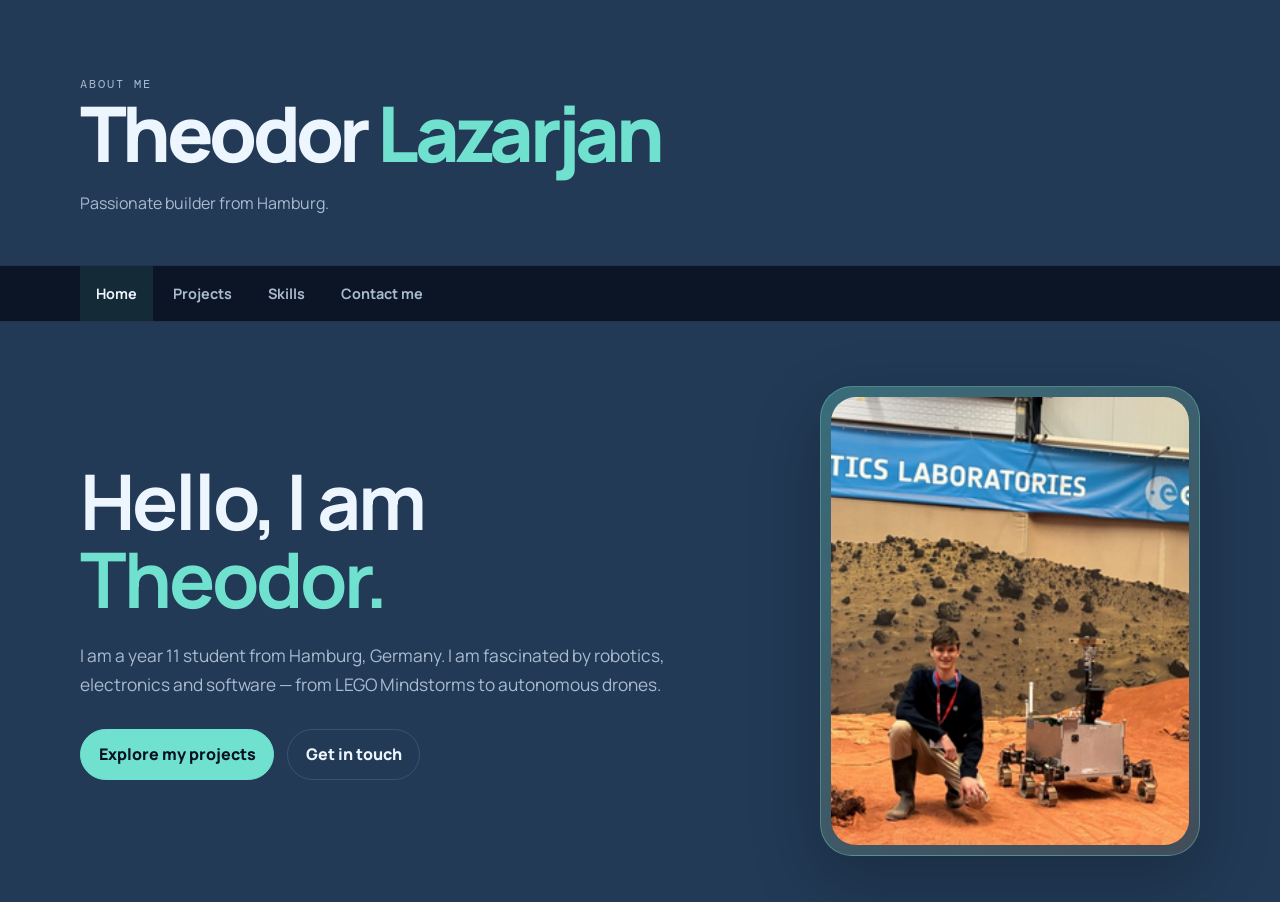
<file: index.html>
<!DOCTYPE html>
<html lang="en">
<head>
    <meta charset="UTF-8">
    <meta name="viewport" content="width=device-width, initial-scale=1.0">
    <meta http-equiv="refresh" content="0; url=Aboutme.html">
    <title>Theodor Lazarjan | About me</title>
    <link rel="canonical" href="Aboutme.html">
</head>
<body>
    <p>Opening <a href="Aboutme.html">Theodor Lazarjan’s website</a>…</p>
</body>
</html>
</file>
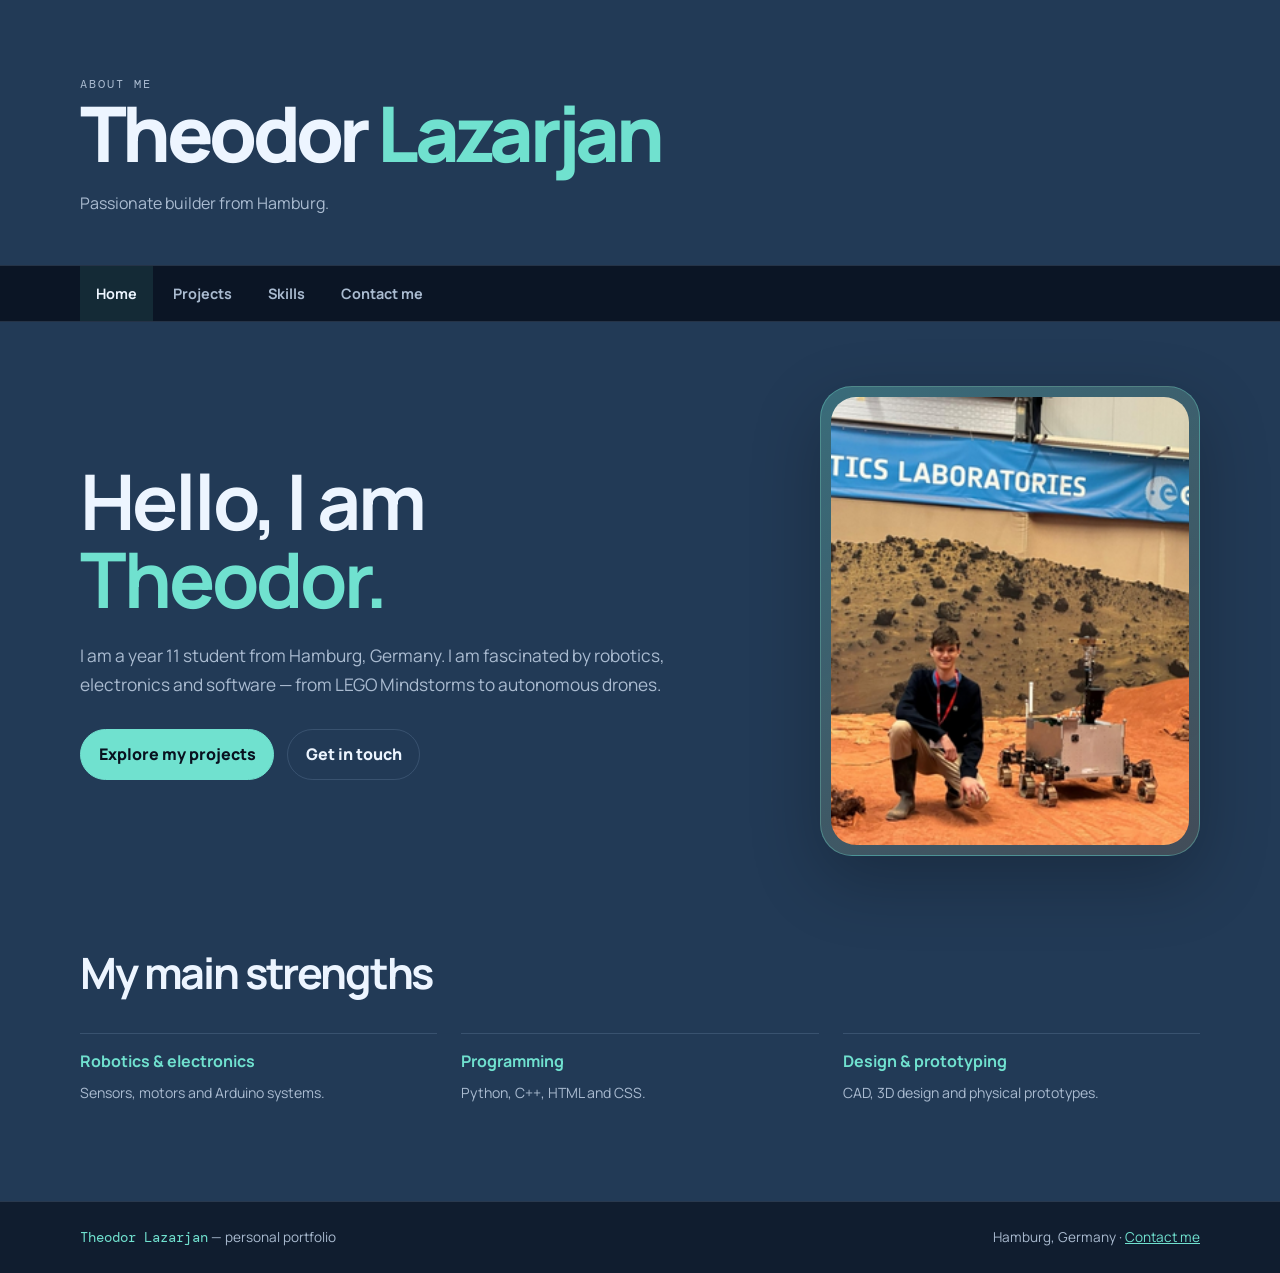
<file: Aboutme.html>
<!DOCTYPE html>
<html lang="en">
<head>
    <meta charset="UTF-8">
    <meta name="viewport" content="width=device-width, initial-scale=1.0">
    <meta name="description" content="The personal portfolio of Theodor Lazarjan, focused on robotics, electronics and software.">
    <title>Theodor Lazarjan | About me</title>
    <link rel="stylesheet" href="site.css">
</head>
<body>
    <a class="skip-link" href="#main-content">Skip to content</a>

    <header class="site-header">
        <div class="header-inner">
            <p class="eyebrow">About me</p>
            <h1>Theodor <span>Lazarjan</span></h1>
            <p>Passionate builder from Hamburg.</p>
        </div>
    </header>

    <nav id="navbar" aria-label="Main navigation">
        <div class="nav-inner">
            <ul>
                <li><a href="Aboutme.html" aria-current="page">Home</a></li>
                <li><a href="Projects.html">Projects</a></li>
                <li><a href="Skills.html">Skills</a></li>
                <li><a href="Contactme.html">Contact me</a></li>
            </ul>
        </div>
    </nav>

    <main id="main-content">
        <section class="hero home-hero" aria-labelledby="intro-title">
            <div>
                <h2 id="intro-title">Hello, I am <span>Theodor.</span></h2>
                <p>I am a year 11 student from Hamburg, Germany. I am fascinated by robotics, electronics and software — from LEGO Mindstorms to autonomous drones.</p>
                <div class="hero-actions">
                    <a class="button" href="Projects.html">Explore my projects</a>
                    <a class="button button--ghost" href="Contactme.html">Get in touch</a>
                </div>
            </div>
            <div class="hero-visual">
                <div class="portrait-frame">
                    <img src="images/Theo_mars.PNG" alt="Theodor Lazarjan in front of a Mars landscape">
                </div>
            </div>
        </section>

        <section aria-labelledby="focus-title">
            <div class="section-heading">
                <div>
                    <h2 id="focus-title">My main strengths</h2>
                </div>
            </div>
            <ul class="strength-list">
                <li><strong>Robotics &amp; electronics</strong><span>Sensors, motors and Arduino systems.</span></li>
                <li><strong>Programming</strong><span>Python, C++, HTML and CSS.</span></li>
                <li><strong>Design &amp; prototyping</strong><span>CAD, 3D design and physical prototypes.</span></li>
            </ul>
        </section>
    </main>

    <footer class="site-footer">
        <div class="site-footer-inner">
            <p><span class="mono">Theodor Lazarjan</span> — personal portfolio</p>
            <p>Hamburg, Germany · <a href="Contactme.html">Contact me</a></p>
        </div>
    </footer>
</body>
</html>
</file>
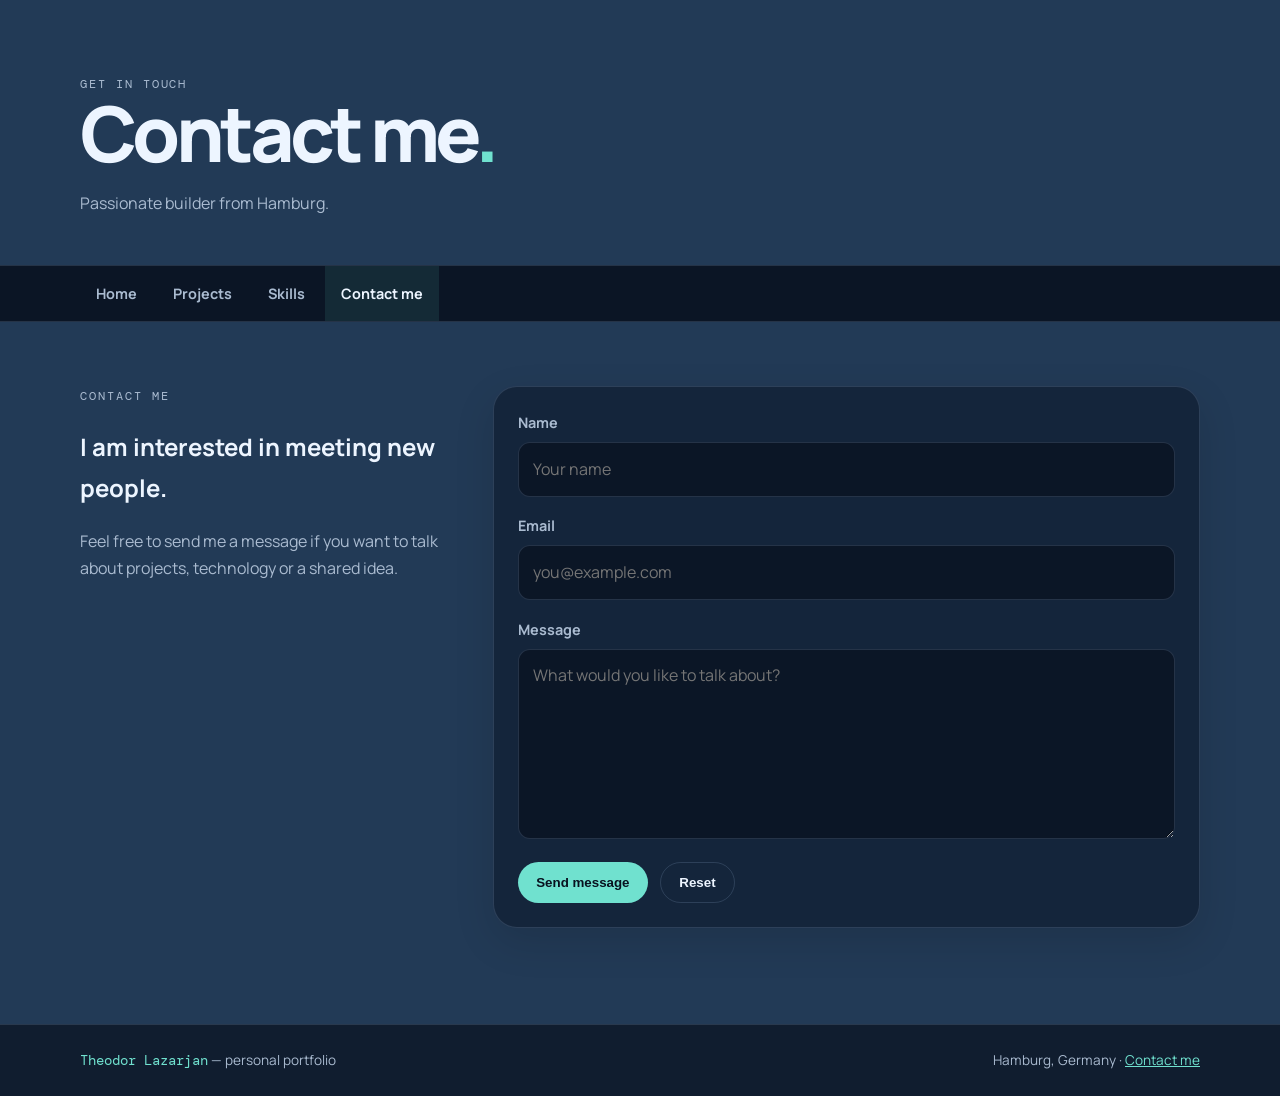
<file: Contactme.html>
<!DOCTYPE html>
<html lang="en">
<head>
    <meta charset="UTF-8">
    <meta name="viewport" content="width=device-width, initial-scale=1.0">
    <meta name="description" content="Contact Theodor Lazarjan.">
    <title>Theodor Lazarjan | Contact</title>
    <link rel="stylesheet" href="site.css">
</head>
<body>
    <a class="skip-link" href="#main-content">Skip to content</a>

    <header class="site-header">
        <div class="header-inner">
            <p class="eyebrow">Get in touch</p>
            <h1>Contact me<span>.</span></h1>
            <p>Passionate builder from Hamburg.</p>
        </div>
    </header>

    <nav id="navbar" aria-label="Main navigation">
        <div class="nav-inner">
            <ul>
                <li><a href="Aboutme.html">Home</a></li>
                <li><a href="Projects.html">Projects</a></li>
                <li><a href="Skills.html">Skills</a></li>
                <li><a href="Contactme.html" aria-current="page">Contact me</a></li>
            </ul>
        </div>
    </nav>

    <main id="main-content" class="contact-page">
        <section class="contact-intro" aria-labelledby="contact-title">
            <p class="kicker">Contact me</p>
            <h2 id="contact-title">I am interested in meeting new people.</h2>
            <p>Feel free to send me a message if you want to talk about projects, technology or a shared idea.</p>
        </section>

        <section class="contact-panel" aria-label="Contact form">
            <form action="#" method="post">
                <div class="form-row">
                    <label for="Username">Name</label>
                    <input type="text" id="Username" name="name" placeholder="Your name" required>
                </div>

                <div class="form-row">
                    <label for="email">Email</label>
                    <input type="email" id="email" name="email" placeholder="you@example.com" required>
                </div>

                <div class="form-row">
                    <label for="comment">Message</label>
                    <textarea id="comment" name="message" rows="6" placeholder="What would you like to talk about?" required></textarea>
                </div>

                <div class="form-actions">
                    <input type="submit" value="Send message">
                    <input type="reset" value="Reset">
                </div>
            </form>
        </section>
    </main>

    <footer class="site-footer">
        <div class="site-footer-inner">
            <p><span class="mono">Theodor Lazarjan</span> — personal portfolio</p>
            <p>Hamburg, Germany · <a href="Contactme.html">Contact me</a></p>
        </div>
    </footer>
</body>
</html>
</file>
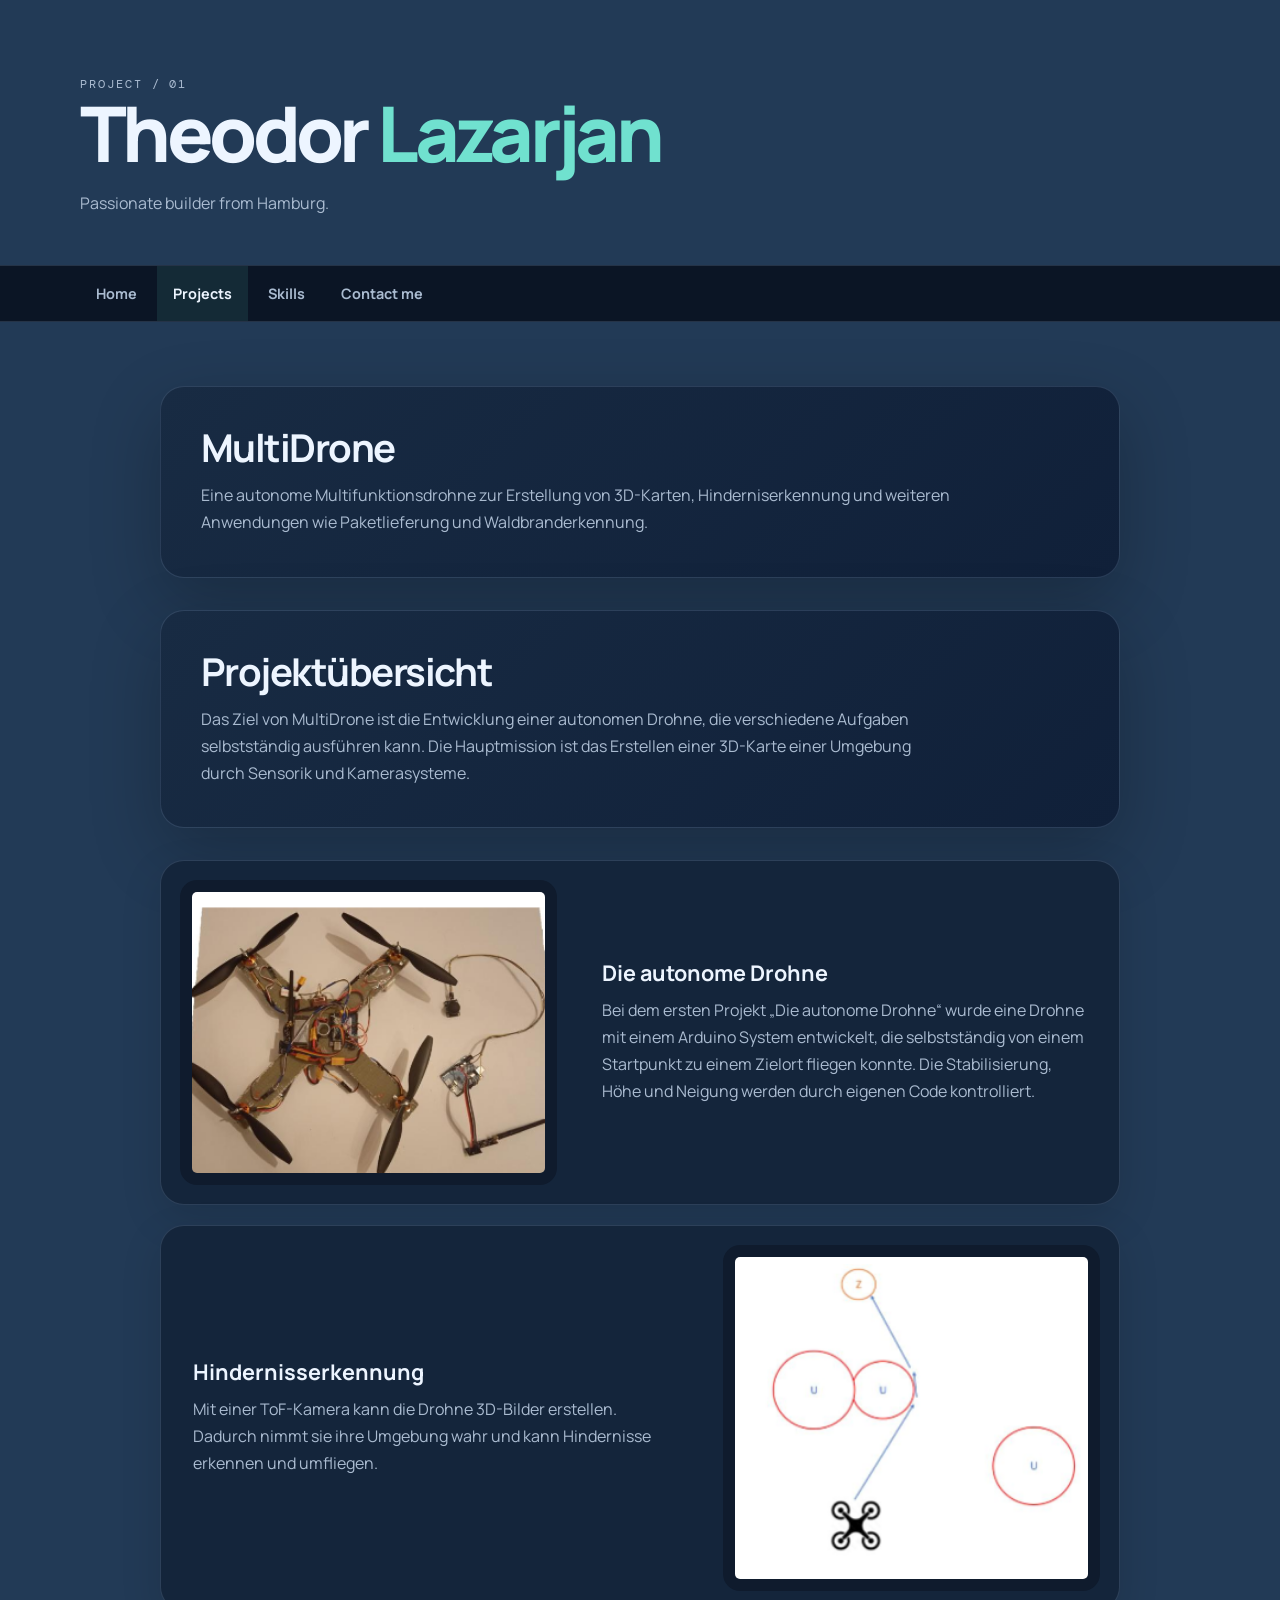
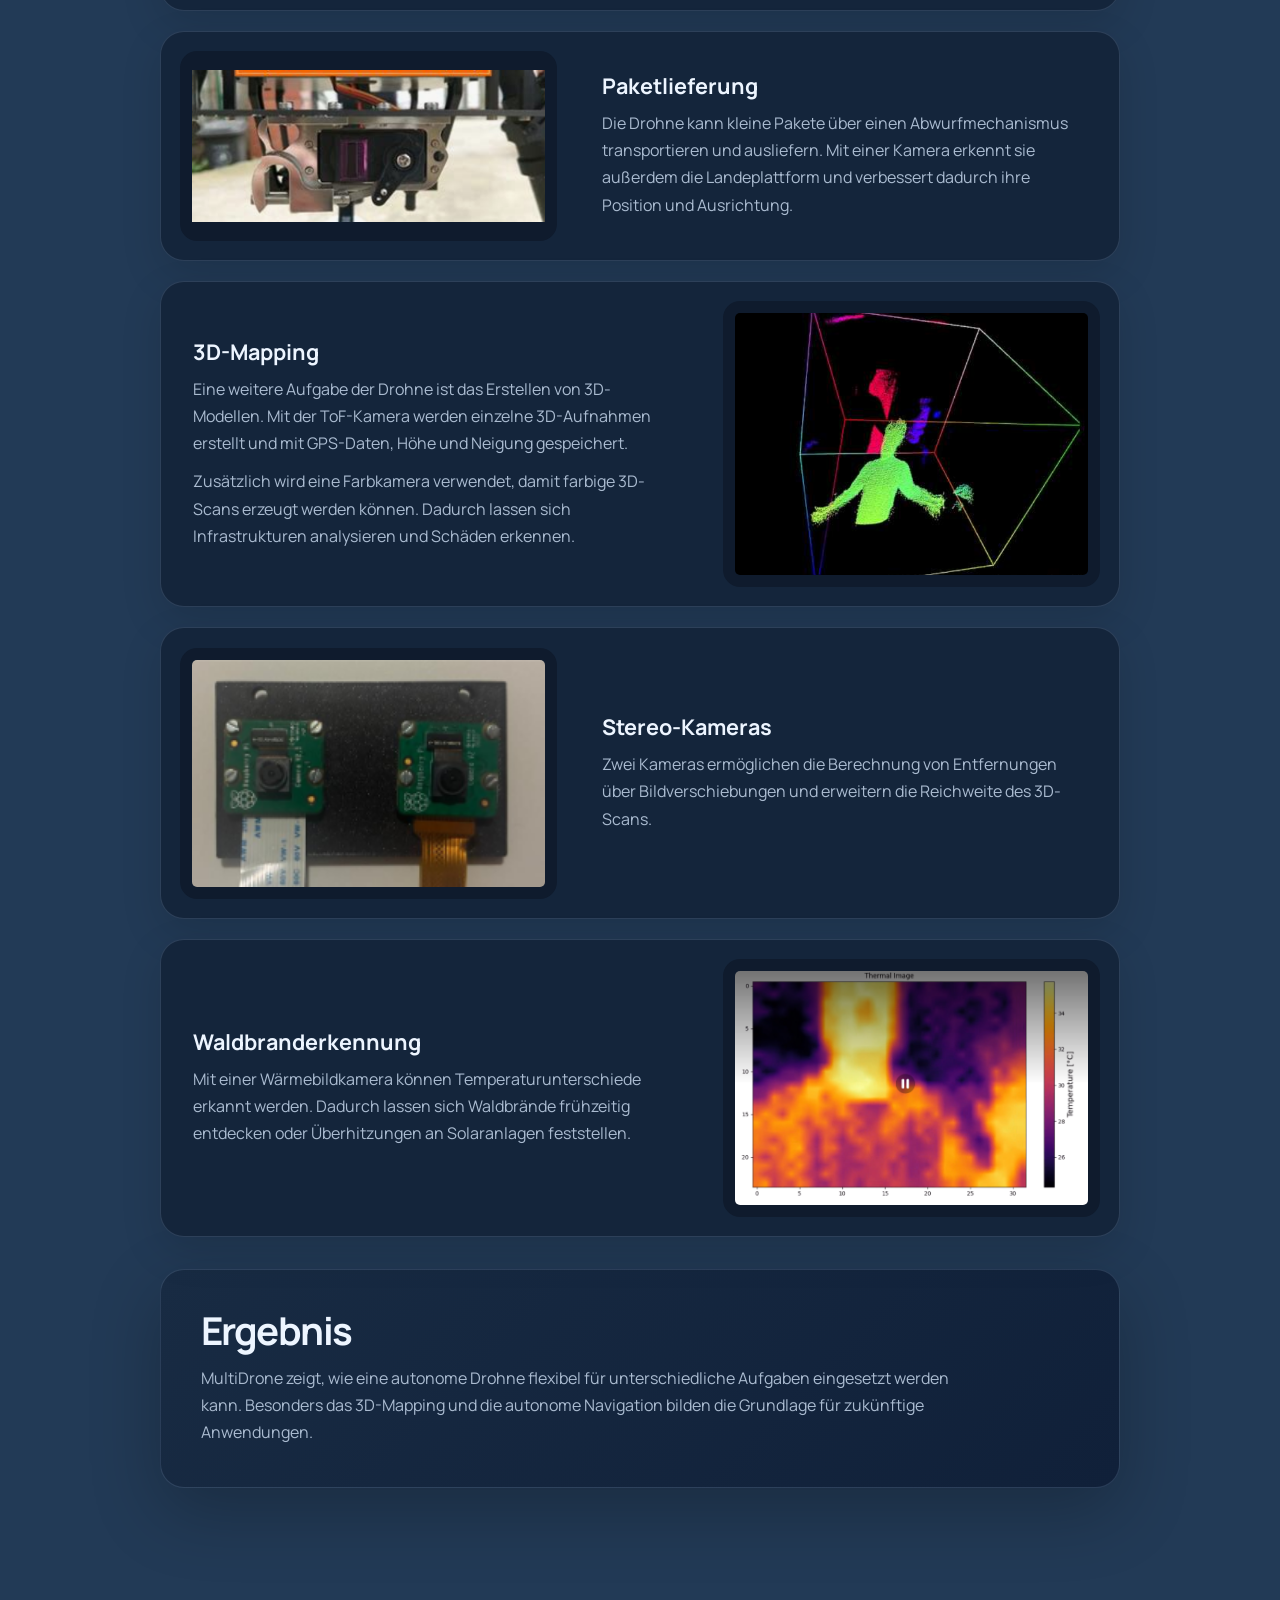
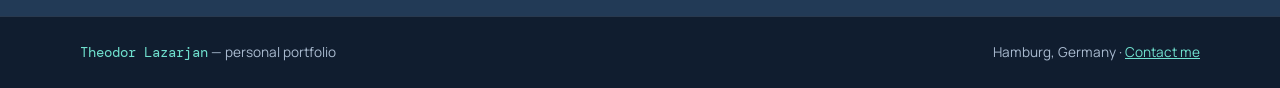
<file: Drone.html>
<!DOCTYPE html>
<html lang="de">
<head>
    <meta charset="UTF-8">
    <meta name="viewport" content="width=device-width, initial-scale=1.0">
    <title>MultiDrone | Theodor Lazarjan</title>
    <link rel="stylesheet" href="site.css">
</head>
<body>

<a class="skip-link" href="#main-content">Skip to content</a>

<header class="site-header">
    <div class="header-inner">
        <p class="eyebrow">Project / 01</p>
        <h1>Theodor <span>Lazarjan</span></h1>
        <p>Passionate builder from Hamburg.</p>
    </div>
</header>

<nav id="navbar" aria-label="Main navigation">
    <div class="nav-inner">
        <ul>
        <li><a href="Aboutme.html">Home</a></li>
        <li><a href="Projects.html" aria-current="page">Projects</a></li>
        <li><a href="Skills.html">Skills</a></li>
        <li><a href="Contactme.html">Contact me</a></li>
        </ul>
    </div>
</nav>

<main id="main-content">

    <section class="hero">
        <h2>MultiDrone</h2>
        <p>
            Eine autonome Multifunktionsdrohne zur Erstellung von 3D-Karten,
            Hinderniserkennung und weiteren Anwendungen wie Paketlieferung
            und Waldbranderkennung.
        </p>
    </section>

    <section class="overview">
        <h2>Projektübersicht</h2>
        <p>
            Das Ziel von MultiDrone ist die Entwicklung einer autonomen Drohne,
            die verschiedene Aufgaben selbstständig ausführen kann.
            Die Hauptmission ist das Erstellen einer 3D-Karte einer Umgebung
            durch Sensorik und Kamerasysteme.
        </p>
    </section>

    <section class="cards">

        <div class="card">
            <img src="images/Drohne_Vorjahr.PNG" alt="Autonome Drohne">

            <div class="card-content">
                <h3>Die autonome Drohne</h3>
                <p>
                    Bei dem ersten Projekt „Die autonome Drohne“ wurde eine Drohne
                    mit einem Arduino System entwickelt, die selbstständig
                    von einem Startpunkt zu einem Zielort fliegen konnte.
                    Die Stabilisierung, Höhe und Neigung werden durch eigenen Code kontrolliert.
                </p>
            </div>
        </div>

        <div class="card">
            <img src="images/Drohne_Objekt_umgehung.PNG" alt="Hinderniserkennung">

            <div class="card-content">
                <h3>Hindernisserkennung</h3>
                <p>
                    Mit einer ToF-Kamera kann die Drohne 3D-Bilder erstellen.
                    Dadurch nimmt sie ihre Umgebung wahr und kann Hindernisse erkennen
                    und umfliegen.
                </p>
            </div>
        </div>

        <div class="card">
            <img src="images/Servo_drop_mechanism.PNG" alt="Paketlieferung">

            <div class="card-content">
                <h3>Paketlieferung</h3>
                <p>
                    Die Drohne kann kleine Pakete über einen Abwurfmechanismus
                    transportieren und ausliefern. Mit einer Kamera erkennt sie
                    außerdem die Landeplattform und verbessert dadurch ihre Position
                    und Ausrichtung.
                </p>
            </div>
        </div>

        <div class="card">
            <img src="images/3d_Bild.PNG" alt="3D Mapping">

            <div class="card-content">
                <h3>3D-Mapping</h3>
                <p>
                    Eine weitere Aufgabe der Drohne ist das Erstellen von 3D-Modellen.
                    Mit der ToF-Kamera werden einzelne 3D-Aufnahmen erstellt und mit
                    GPS-Daten, Höhe und Neigung gespeichert.
                </p>

                <p>
                    Zusätzlich wird eine Farbkamera verwendet, damit farbige
                    3D-Scans erzeugt werden können. Dadurch lassen sich
                    Infrastrukturen analysieren und Schäden erkennen.
                </p>
            </div>
        </div>

        <div class="card">
            <img src="images/2Bild_Kameras.PNG" alt="Stereo Kameras">

            <div class="card-content">
                <h3>Stereo-Kameras</h3>
                <p>
                    Zwei Kameras ermöglichen die Berechnung von Entfernungen
                    über Bildverschiebungen und erweitern die Reichweite
                    des 3D-Scans.
                </p>
            </div>
        </div>

        <div class="card">
            <img src="images/Wärmebild.PNG" alt="Waldbranderkennung">

            <div class="card-content">
                <h3>Waldbranderkennung</h3>
                <p>
                    Mit einer Wärmebildkamera können Temperaturunterschiede erkannt werden.
                    Dadurch lassen sich Waldbrände frühzeitig entdecken oder
                    Überhitzungen an Solaranlagen feststellen.
                </p>
            </div>
        </div>

    </section>

    <section class="result">
        <h2>Ergebnis</h2>
        <p>
            MultiDrone zeigt, wie eine autonome Drohne flexibel für
            unterschiedliche Aufgaben eingesetzt werden kann.
            Besonders das 3D-Mapping und die autonome Navigation bilden
            die Grundlage für zukünftige Anwendungen.
        </p>
    </section>

</main>

<footer class="site-footer">
    <div class="site-footer-inner">
        <p><span class="mono">Theodor Lazarjan</span> — personal portfolio</p>
        <p>Hamburg, Germany · <a href="Contactme.html">Contact me</a></p>
    </div>
</footer>

</body>
</html>
</file>
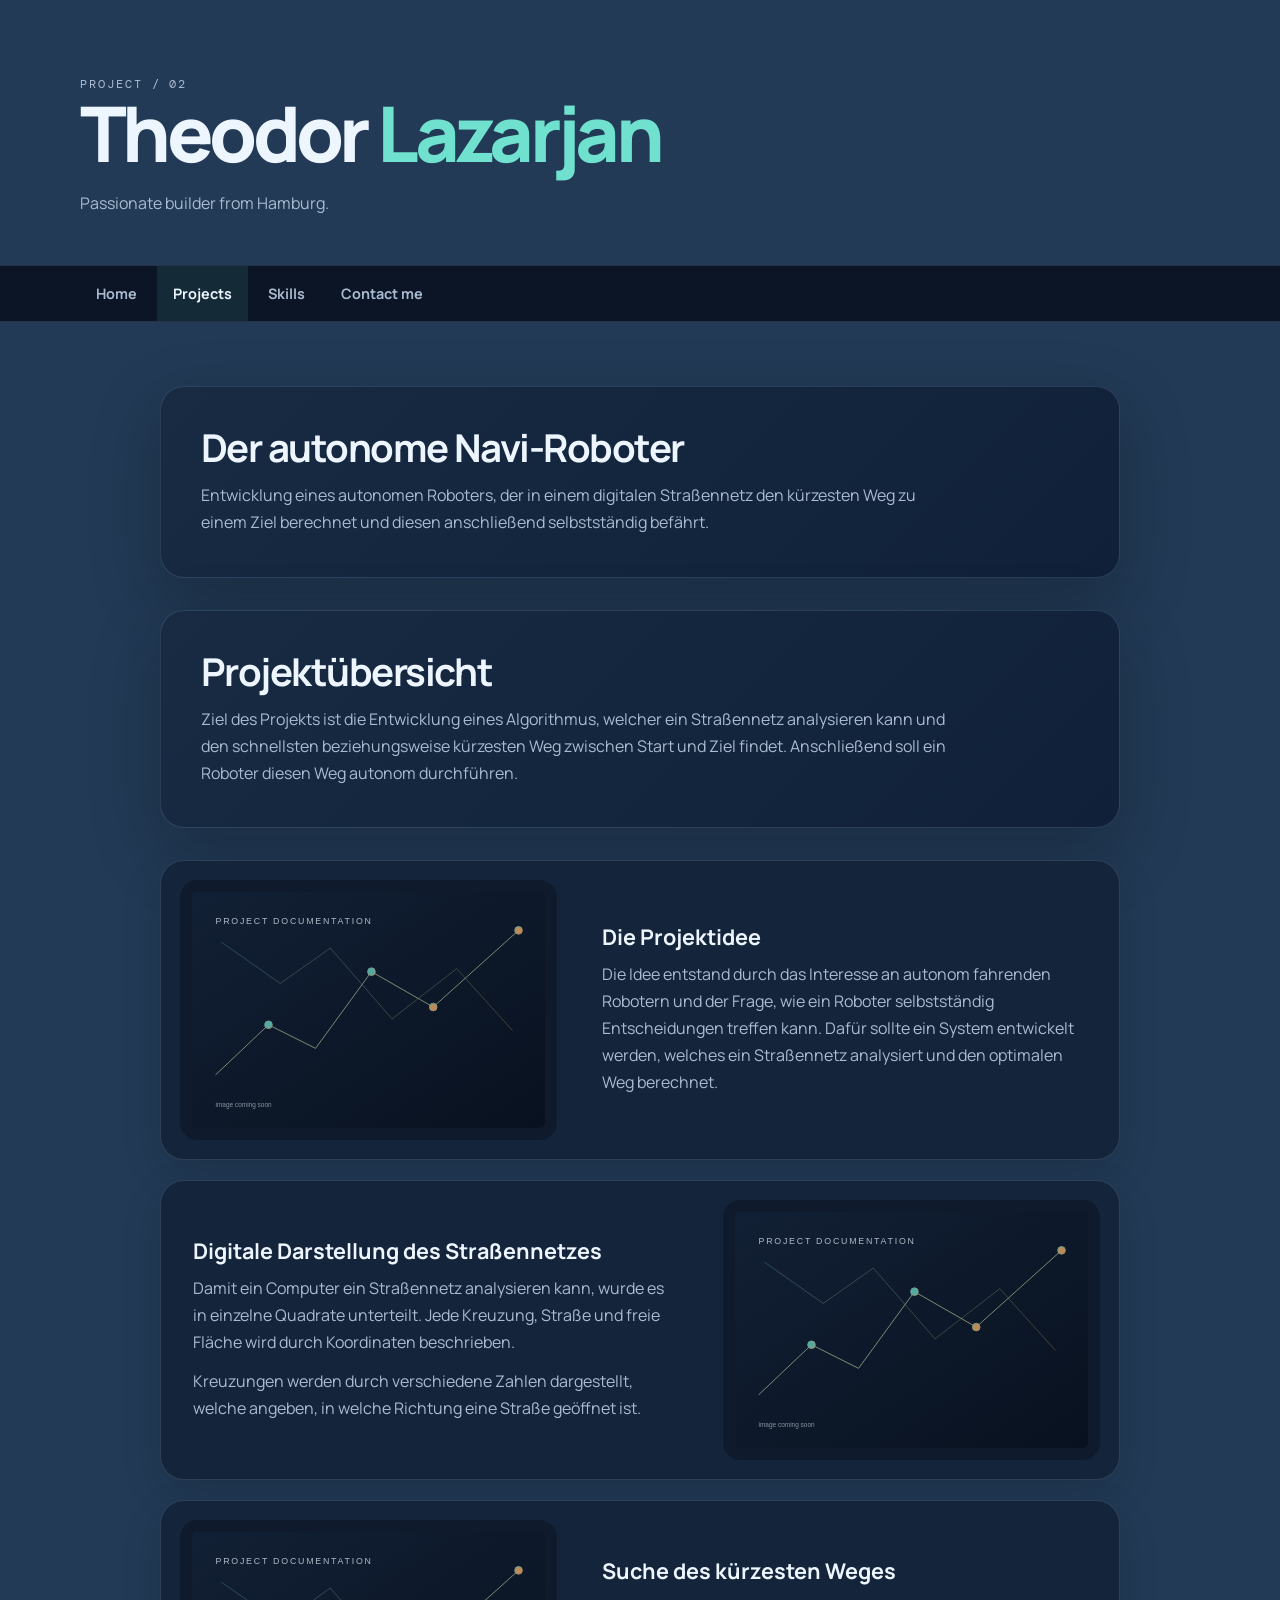
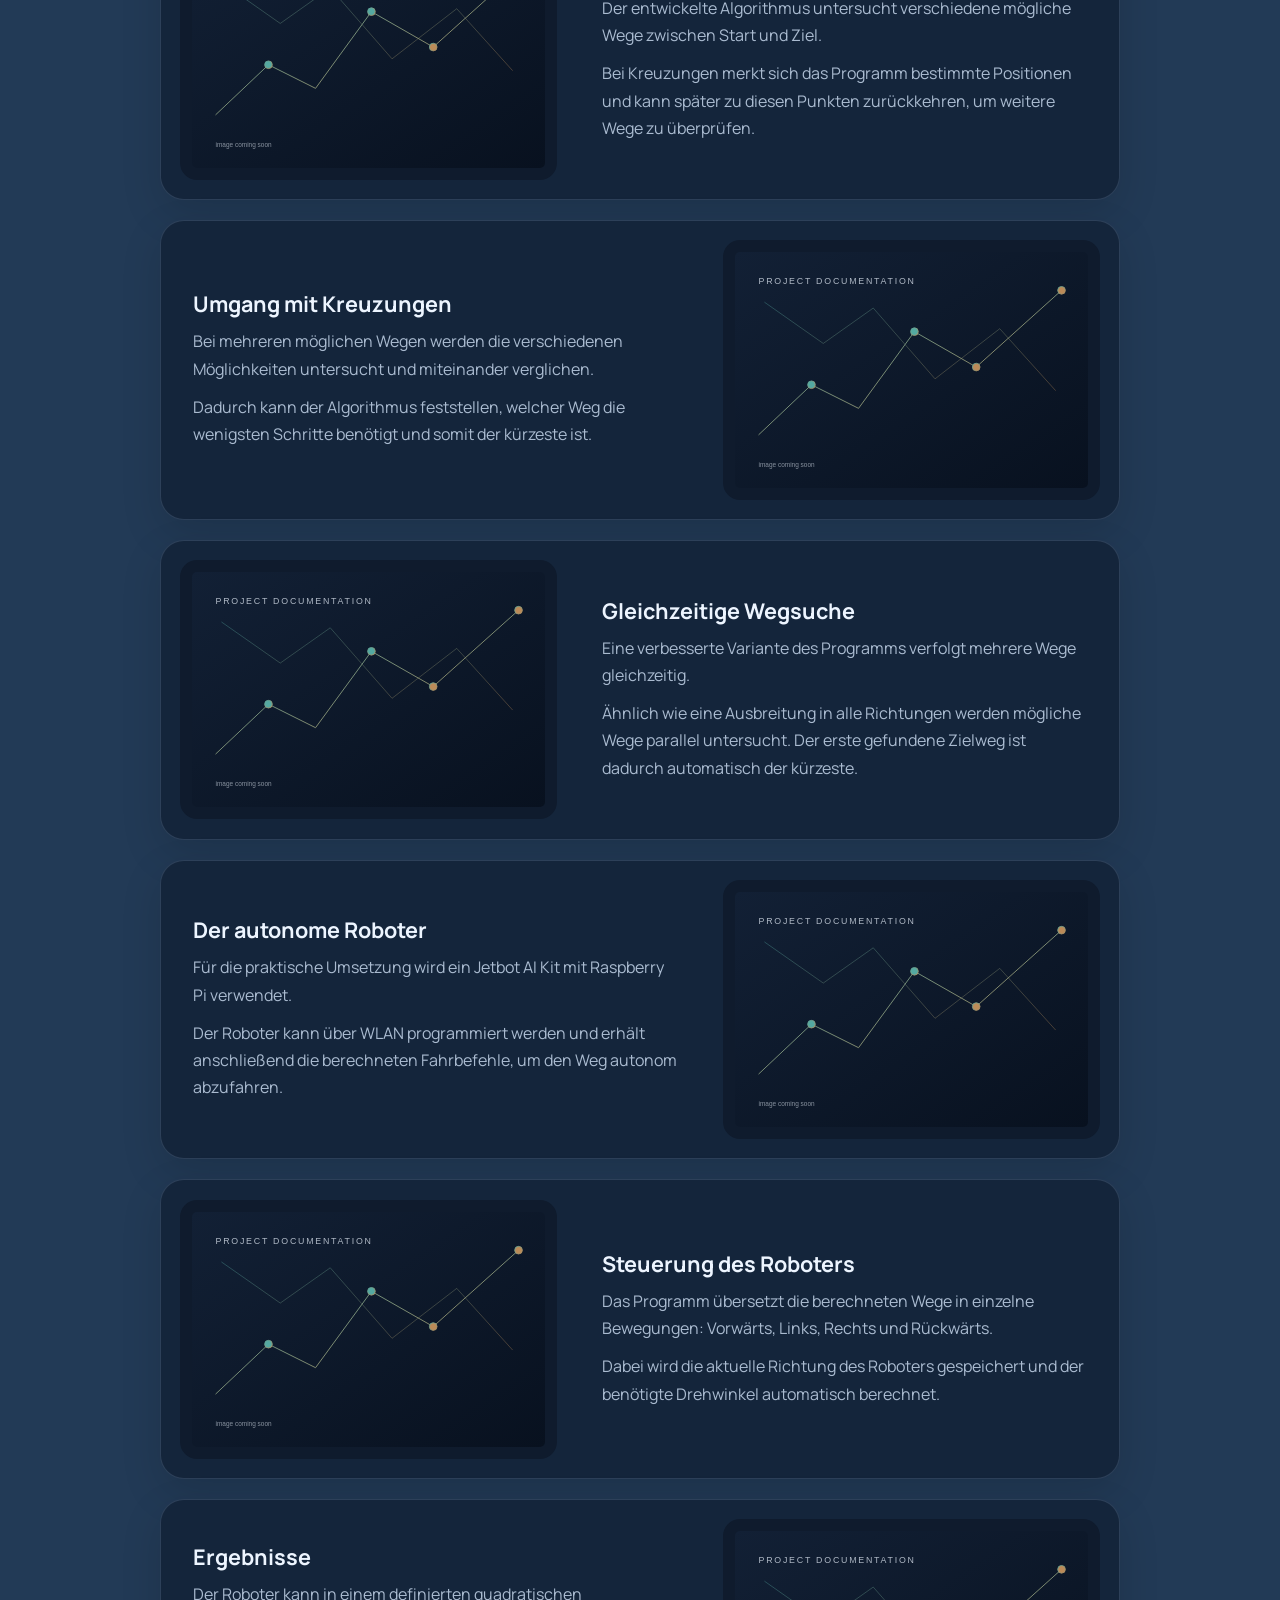
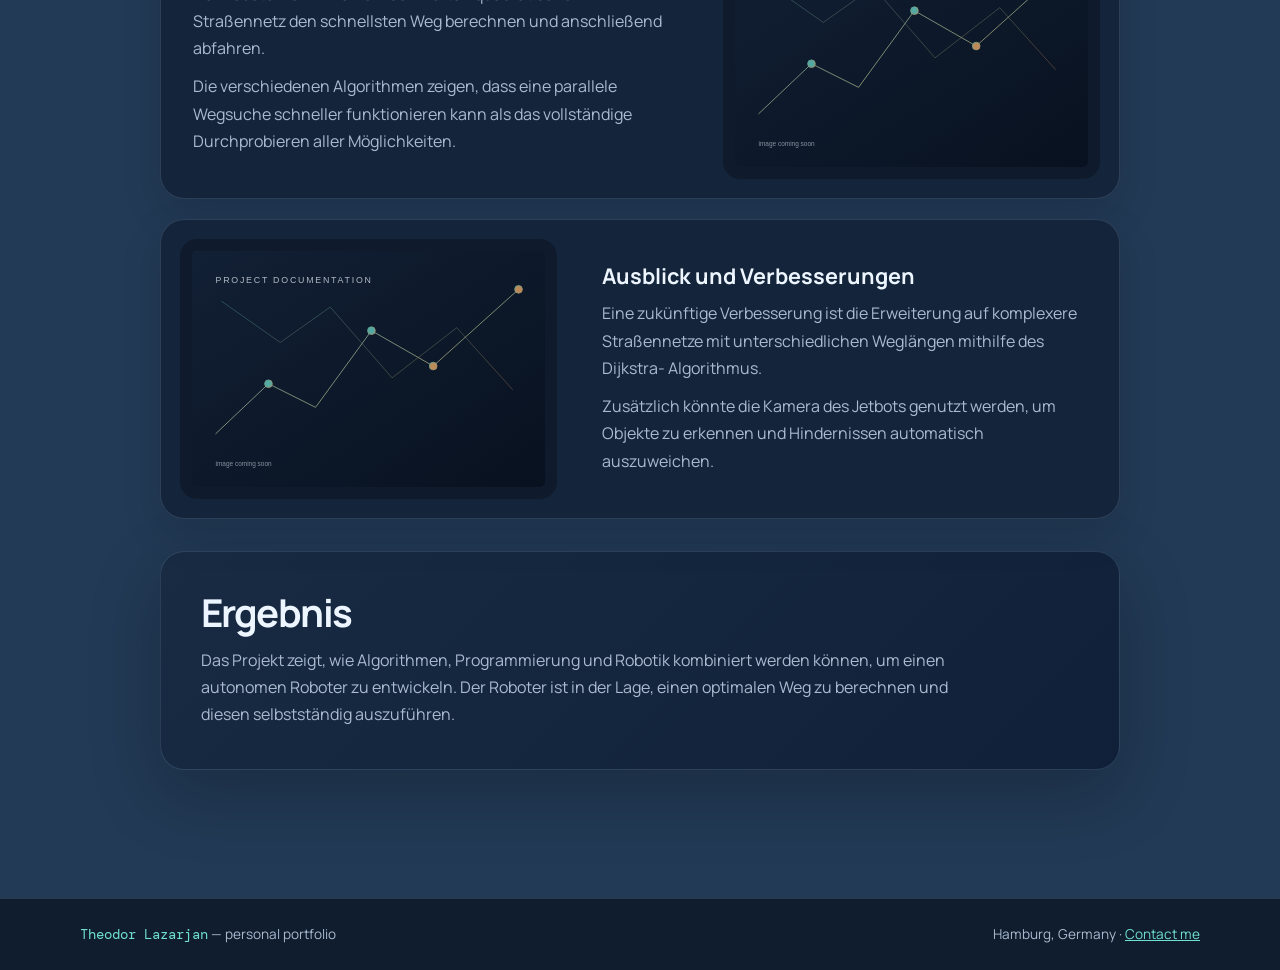
<file: NaviRoboter.html>
<!DOCTYPE html>
<html lang="de">

<head>
    <meta charset="UTF-8">
    <meta name="viewport" content="width=device-width, initial-scale=1.0">
    <title>Der autonome Navi-Roboter | Theodor Lazarjan</title>
    <link rel="stylesheet" href="site.css">
</head>


<body>


<a class="skip-link" href="#main-content">Skip to content</a>

<header class="site-header">
    <div class="header-inner">
        <p class="eyebrow">Project / 02</p>
        <h1>Theodor <span>Lazarjan</span></h1>
        <p>Passionate builder from Hamburg.</p>
    </div>
</header>


<nav id="navbar" aria-label="Main navigation">
    <div class="nav-inner">
        <ul>
        <li><a href="Aboutme.html">Home</a></li>
        <li><a href="Projects.html" aria-current="page">Projects</a></li>
        <li><a href="Skills.html">Skills</a></li>
        <li><a href="Contactme.html">Contact me</a></li>
        </ul>
    </div>
</nav>



<main id="main-content">


<section class="hero">

    <h2>Der autonome Navi-Roboter</h2>

    <p>
        Entwicklung eines autonomen Roboters, der in einem digitalen
        Straßennetz den kürzesten Weg zu einem Ziel berechnet und diesen
        anschließend selbstständig befährt.
    </p>

</section>



<section class="overview">

    <h2>Projektübersicht</h2>

    <p>
        Ziel des Projekts ist die Entwicklung eines Algorithmus,
        welcher ein Straßennetz analysieren kann und den schnellsten
        beziehungsweise kürzesten Weg zwischen Start und Ziel findet.
        Anschließend soll ein Roboter diesen Weg autonom durchführen.
    </p>

</section>



<section class="cards">



<div class="card">

<img src="images/project-placeholder.svg" alt="Straßennetz">

<div class="card-content">

<h3>Die Projektidee</h3>

<p>
    Die Idee entstand durch das Interesse an autonom fahrenden Robotern
    und der Frage, wie ein Roboter selbstständig Entscheidungen treffen kann.
    Dafür sollte ein System entwickelt werden, welches ein Straßennetz
    analysiert und den optimalen Weg berechnet.
</p>

</div>

</div>




<div class="card">

<img src="images/project-placeholder.svg" alt="Koordinatensystem">


<div class="card-content">

<h3>Digitale Darstellung des Straßennetzes</h3>

<p>
    Damit ein Computer ein Straßennetz analysieren kann, wurde es in einzelne
    Quadrate unterteilt. Jede Kreuzung, Straße und freie Fläche wird durch
    Koordinaten beschrieben.
</p>

<p>
    Kreuzungen werden durch verschiedene Zahlen dargestellt, welche angeben,
    in welche Richtung eine Straße geöffnet ist.
</p>

</div>

</div>





<div class="card">

<img src="images/project-placeholder.svg" alt="Algorithmus">

<div class="card-content">

<h3>Suche des kürzesten Weges</h3>

<p>
    Der entwickelte Algorithmus untersucht verschiedene mögliche Wege
    zwischen Start und Ziel.
</p>

<p>
    Bei Kreuzungen merkt sich das Programm bestimmte Positionen und kann
    später zu diesen Punkten zurückkehren, um weitere Wege zu überprüfen.
</p>

</div>

</div>





<div class="card">

<img src="images/project-placeholder.svg" alt="Kreuzung">

<div class="card-content">

<h3>Umgang mit Kreuzungen</h3>

<p>
    Bei mehreren möglichen Wegen werden die verschiedenen Möglichkeiten
    untersucht und miteinander verglichen.
</p>

<p>
    Dadurch kann der Algorithmus feststellen, welcher Weg die wenigsten
    Schritte benötigt und somit der kürzeste ist.
</p>

</div>

</div>





<div class="card">

<img src="images/project-placeholder.svg" alt="Alle Wege">

<div class="card-content">

<h3>Gleichzeitige Wegsuche</h3>

<p>
    Eine verbesserte Variante des Programms verfolgt mehrere Wege
    gleichzeitig.
</p>

<p>
    Ähnlich wie eine Ausbreitung in alle Richtungen werden mögliche Wege
    parallel untersucht. Der erste gefundene Zielweg ist dadurch automatisch
    der kürzeste.
</p>

</div>

</div>





<div class="card">

<img src="images/project-placeholder.svg" alt="Jetbot Roboter">

<div class="card-content">

<h3>Der autonome Roboter</h3>

<p>
    Für die praktische Umsetzung wird ein Jetbot AI Kit mit Raspberry Pi
    verwendet.
</p>

<p>
    Der Roboter kann über WLAN programmiert werden und erhält anschließend
    die berechneten Fahrbefehle, um den Weg autonom abzufahren.
</p>

</div>

</div>





<div class="card">

<img src="images/project-placeholder.svg" alt="Roboter Programmierung">

<div class="card-content">

<h3>Steuerung des Roboters</h3>

<p>
    Das Programm übersetzt die berechneten Wege in einzelne Bewegungen:
    Vorwärts, Links, Rechts und Rückwärts.
</p>

<p>
    Dabei wird die aktuelle Richtung des Roboters gespeichert und der
    benötigte Drehwinkel automatisch berechnet.
</p>

</div>

</div>





<div class="card">

<img src="images/project-placeholder.svg" alt="Testergebnis">

<div class="card-content">

<h3>Ergebnisse</h3>

<p>
    Der Roboter kann in einem definierten quadratischen Straßennetz den
    schnellsten Weg berechnen und anschließend abfahren.
</p>

<p>
    Die verschiedenen Algorithmen zeigen, dass eine parallele Wegsuche
    schneller funktionieren kann als das vollständige Durchprobieren aller
    Möglichkeiten.
</p>

</div>

</div>





<div class="card">

<img src="images/project-placeholder.svg" alt="Dijkstra Algorithmus">

<div class="card-content">

<h3>Ausblick und Verbesserungen</h3>

<p>
    Eine zukünftige Verbesserung ist die Erweiterung auf komplexere
    Straßennetze mit unterschiedlichen Weglängen mithilfe des Dijkstra-
    Algorithmus.
</p>

<p>
    Zusätzlich könnte die Kamera des Jetbots genutzt werden, um Objekte
    zu erkennen und Hindernissen automatisch auszuweichen.
</p>

</div>

</div>




</section>




<section class="result">

<h2>Ergebnis</h2>

<p>
    Das Projekt zeigt, wie Algorithmen, Programmierung und Robotik kombiniert
    werden können, um einen autonomen Roboter zu entwickeln.
    Der Roboter ist in der Lage, einen optimalen Weg zu berechnen und diesen
    selbstständig auszuführen.
</p>

</section>



</main>

<footer class="site-footer">
    <div class="site-footer-inner">
        <p><span class="mono">Theodor Lazarjan</span> — personal portfolio</p>
        <p>Hamburg, Germany · <a href="Contactme.html">Contact me</a></p>
    </div>
</footer>


</body>

</html>
</file>
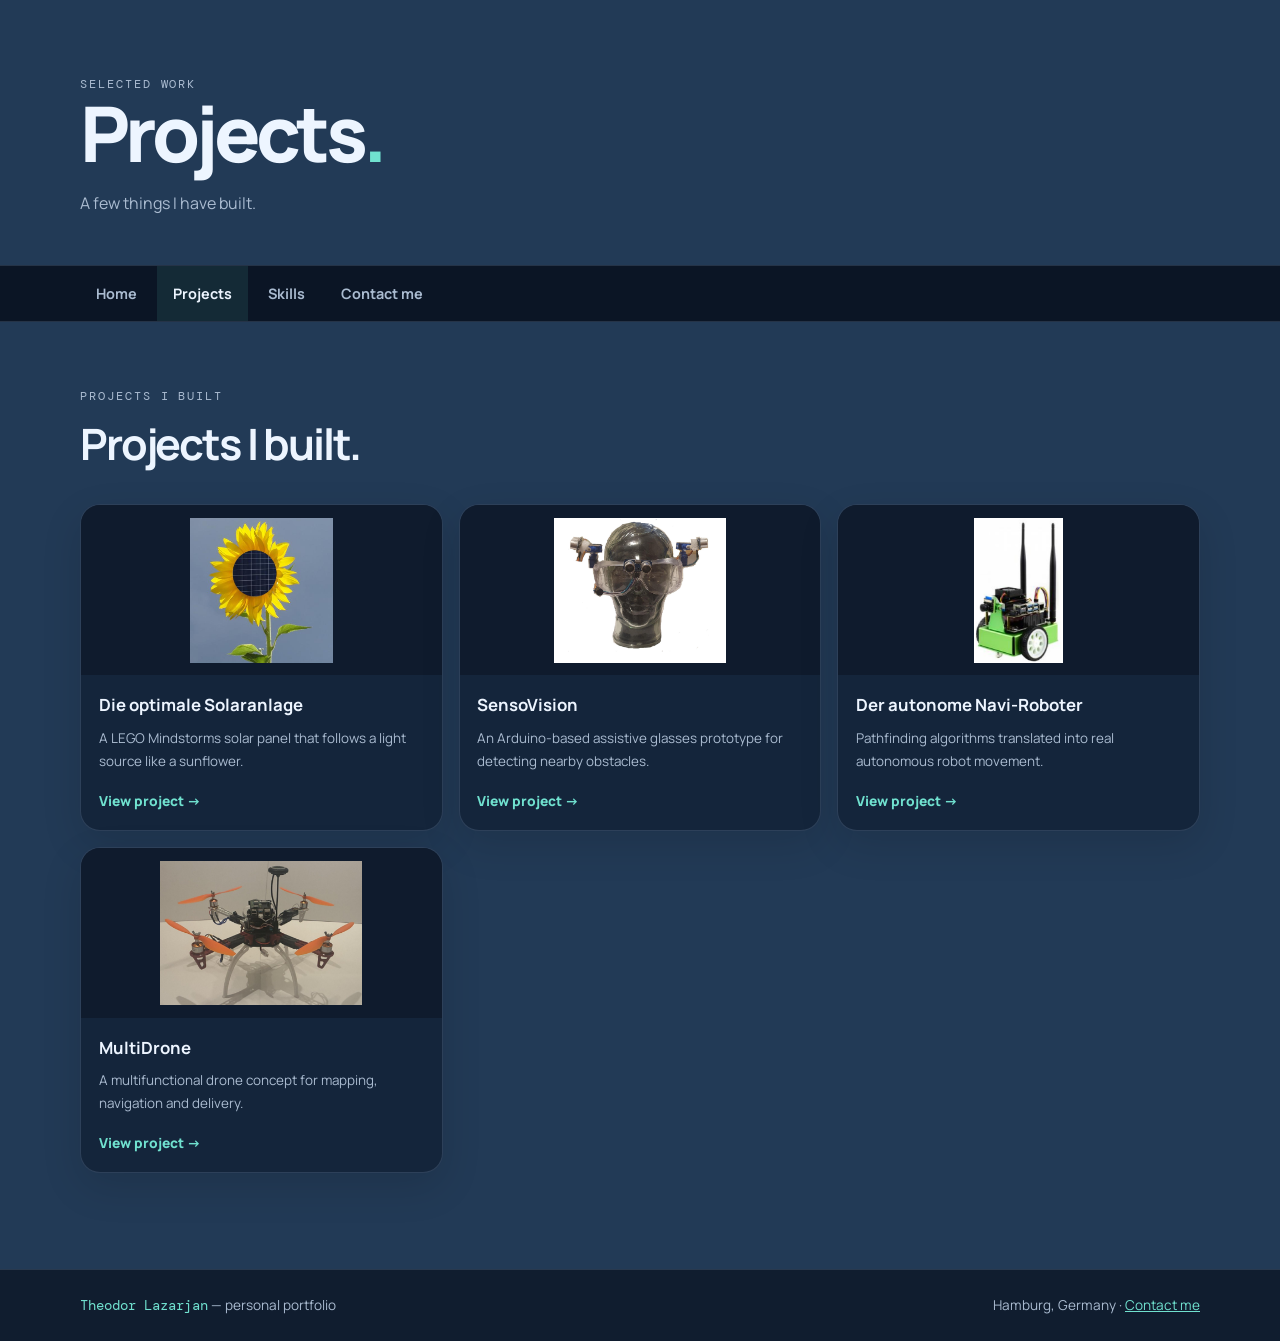
<file: Projects.html>
<!DOCTYPE html>
<html lang="en">
<head>
    <meta charset="UTF-8">
    <meta name="viewport" content="width=device-width, initial-scale=1.0">
    <meta name="description" content="A selection of robotics, electronics and software projects by Theodor Lazarjan.">
    <title>Theodor Lazarjan | Projects</title>
    <link rel="stylesheet" href="site.css">
</head>
<body>
    <a class="skip-link" href="#main-content">Skip to content</a>

    <header class="site-header">
        <div class="header-inner">
            <p class="eyebrow">Selected work</p>
            <h1>Projects<span>.</span></h1>
            <p>A few things I have built.</p>
        </div>
    </header>

    <nav id="navbar" aria-label="Main navigation">
        <div class="nav-inner">
            <ul>
                <li><a href="Aboutme.html">Home</a></li>
                <li><a href="Projects.html" aria-current="page">Projects</a></li>
                <li><a href="Skills.html">Skills</a></li>
                <li><a href="Contactme.html">Contact me</a></li>
            </ul>
        </div>
    </nav>

    <main id="main-content">
        <div class="section-heading section-heading--top">
            <div>
                <p class="kicker">Projects I built</p>
                <h2>Projects I built.</h2>
            </div>
        </div>

        <section class="project-grid" aria-label="Project overview">
            <a class="project-card" href="Solaranlage.html">
                <img src="images/Sonnenblume.PNG" alt="Solar panel tracking the light source">
                <div class="project-card__body">
                    <h3>Die optimale Solaranlage</h3>
                    <p>A LEGO Mindstorms solar panel that follows a light source like a sunflower.</p>
                    <span class="project-card__link">View project →</span>
                </div>
            </a>

            <a class="project-card" href="Sensorvision.html">
                <img src="images/Brille1.PNG" alt="SensoVision assistive glasses prototype">
                <div class="project-card__body">
                    <h3>SensoVision</h3>
                    <p>An Arduino-based assistive glasses prototype for detecting nearby obstacles.</p>
                    <span class="project-card__link">View project →</span>
                </div>
            </a>

            <a class="project-card" href="NaviRoboter.html">
                <img src="images/Navi1.PNG" alt="Autonomous navigation robot prototype">
                <div class="project-card__body">
                    <h3>Der autonome Navi-Roboter</h3>
                    <p>Pathfinding algorithms translated into real autonomous robot movement.</p>
                    <span class="project-card__link">View project →</span>
                </div>
            </a>

            <a class="project-card" href="Drone.html">
                <img src="images/Bild_Drohne.PNG" alt="Autonomous drone prototype">
                <div class="project-card__body">
                    <h3>MultiDrone</h3>
                    <p>A multifunctional drone concept for mapping, navigation and delivery.</p>
                    <span class="project-card__link">View project →</span>
                </div>
            </a>
        </section>
    </main>

    <footer class="site-footer">
        <div class="site-footer-inner">
            <p><span class="mono">Theodor Lazarjan</span> — personal portfolio</p>
            <p>Hamburg, Germany · <a href="Contactme.html">Contact me</a></p>
        </div>
    </footer>
</body>
</html>
</file>
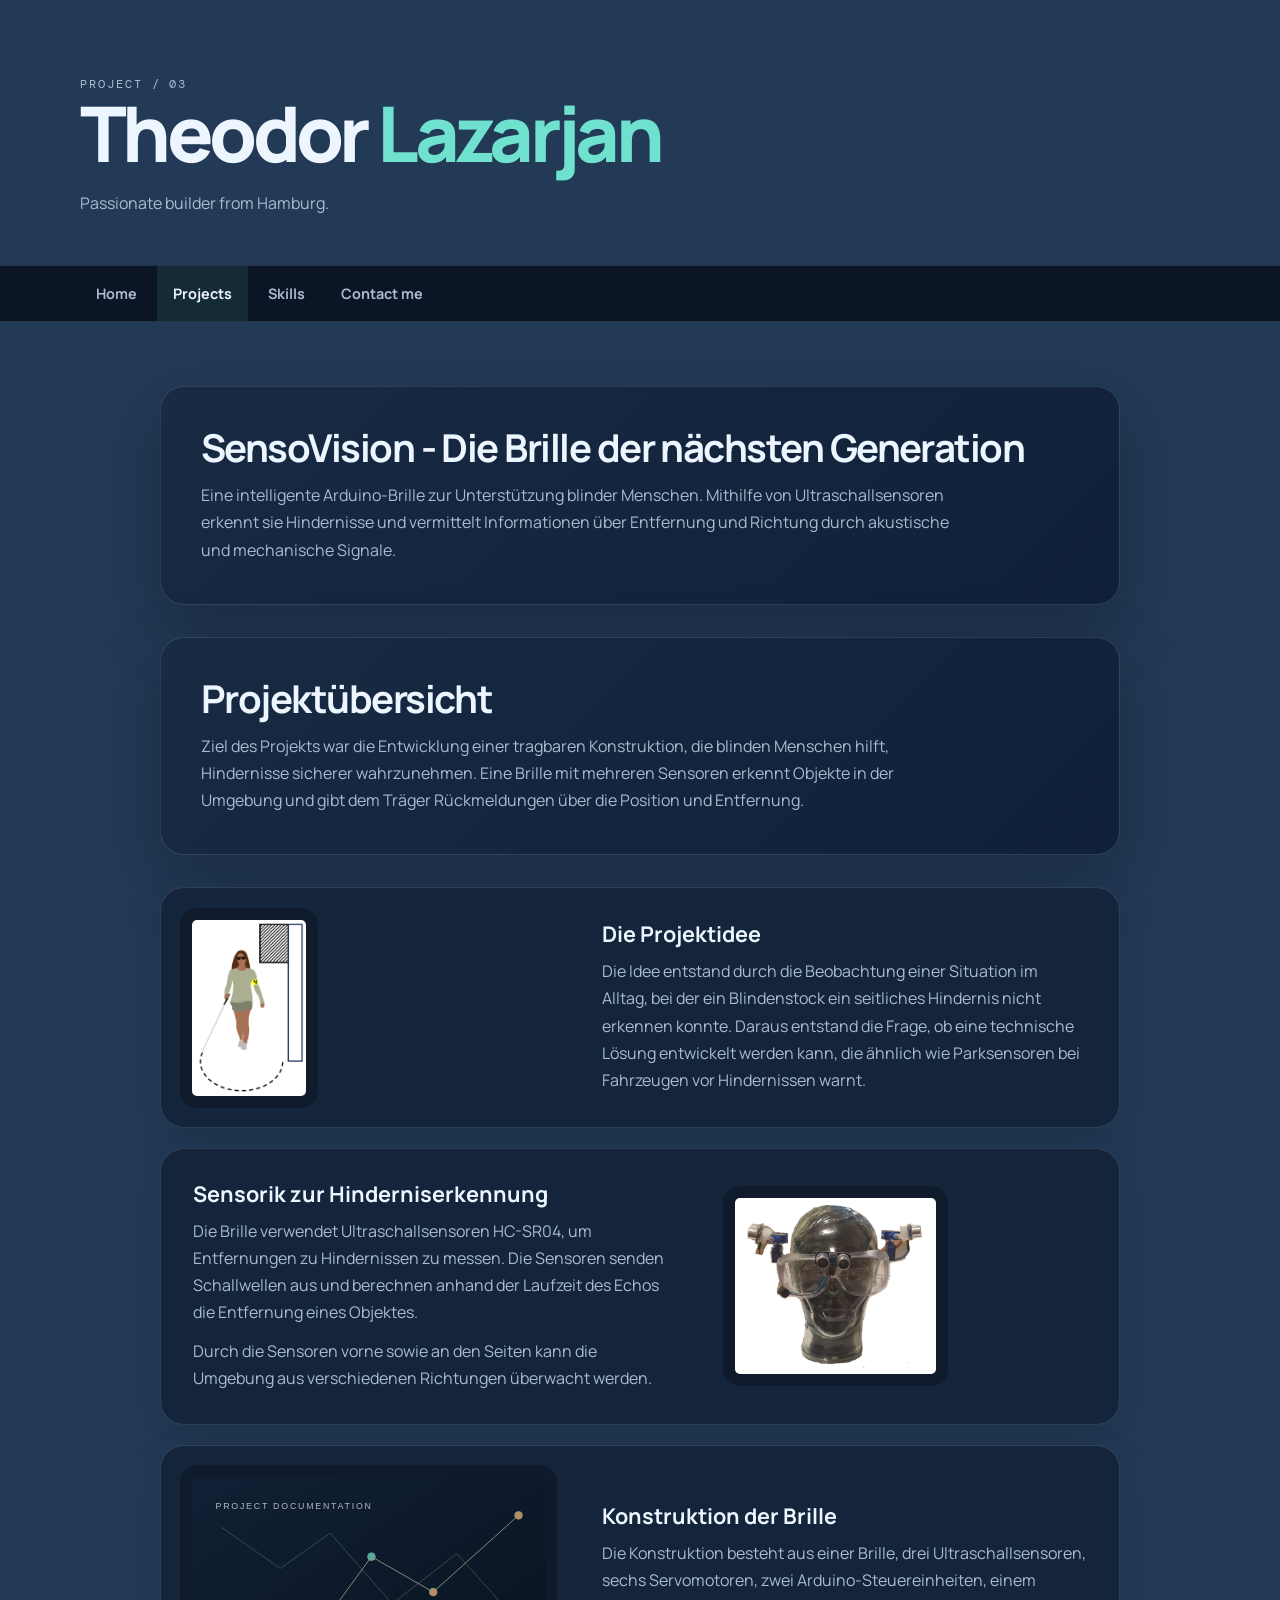
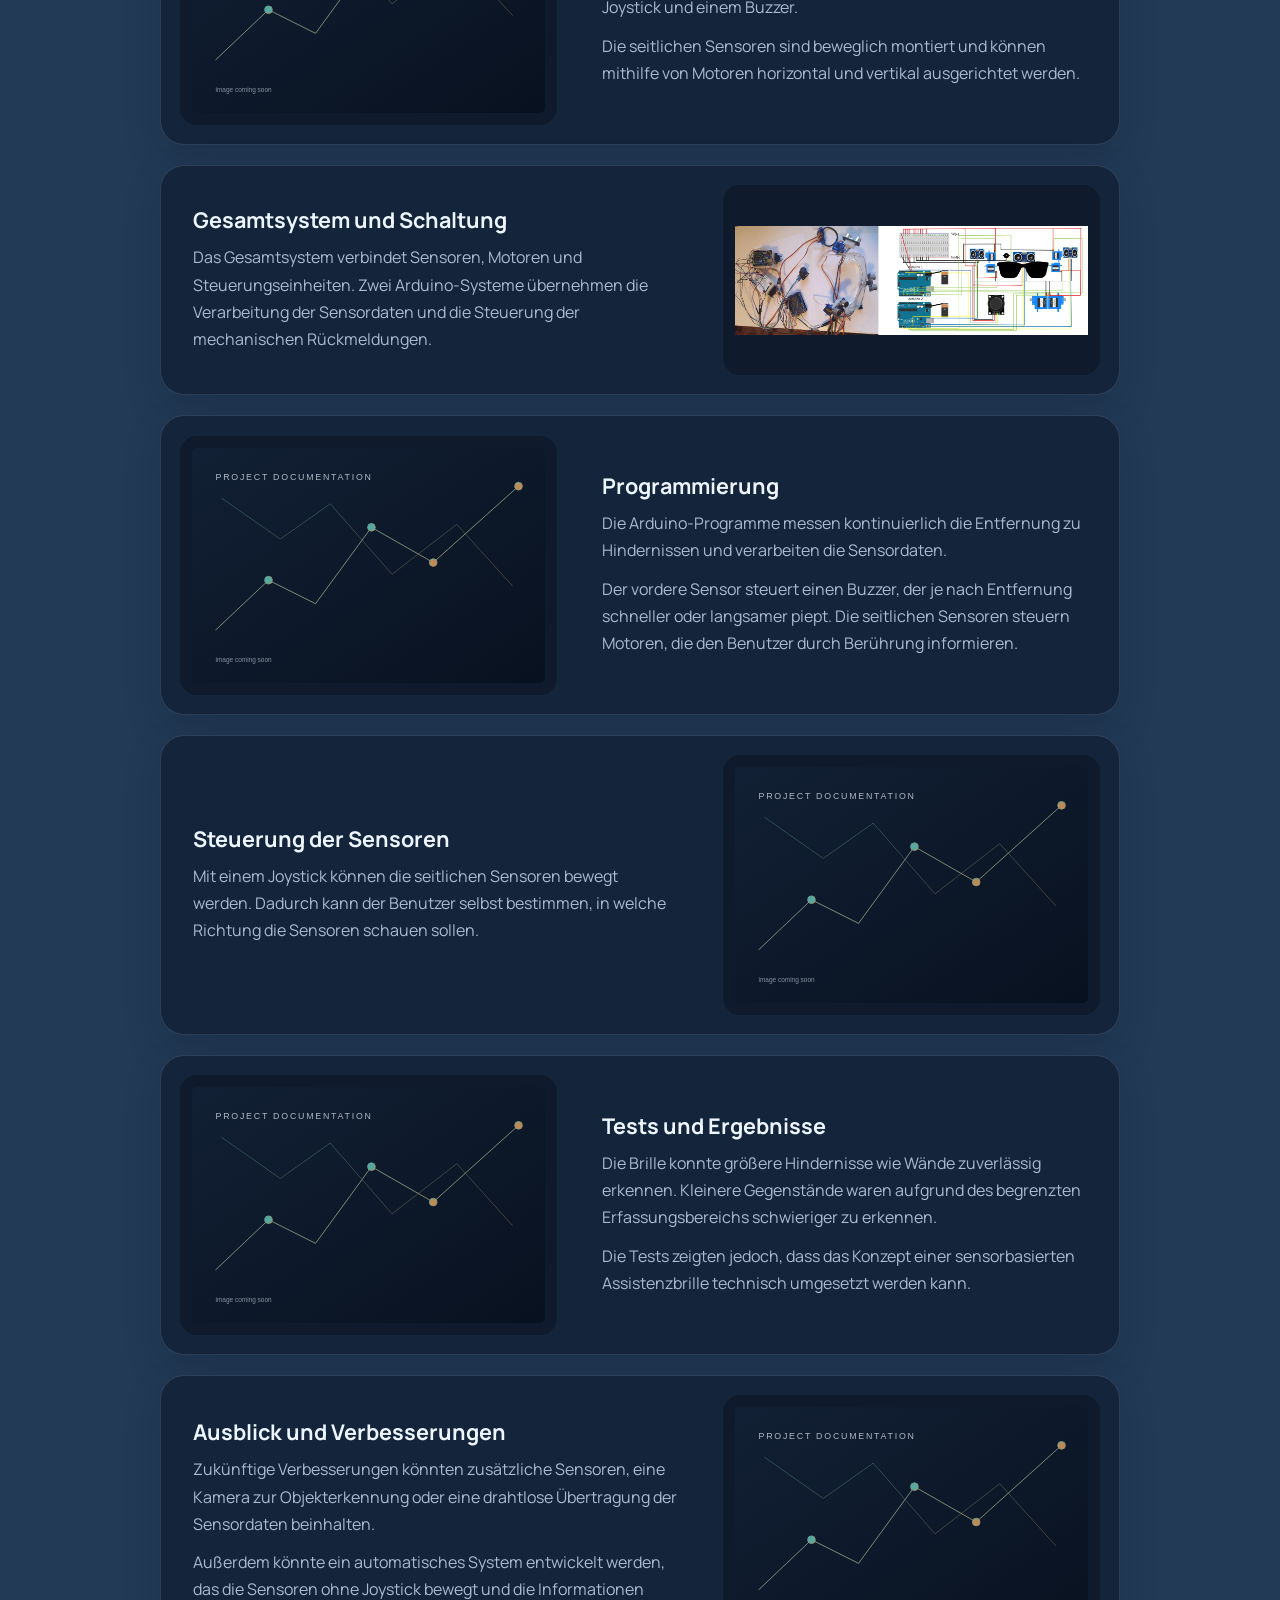
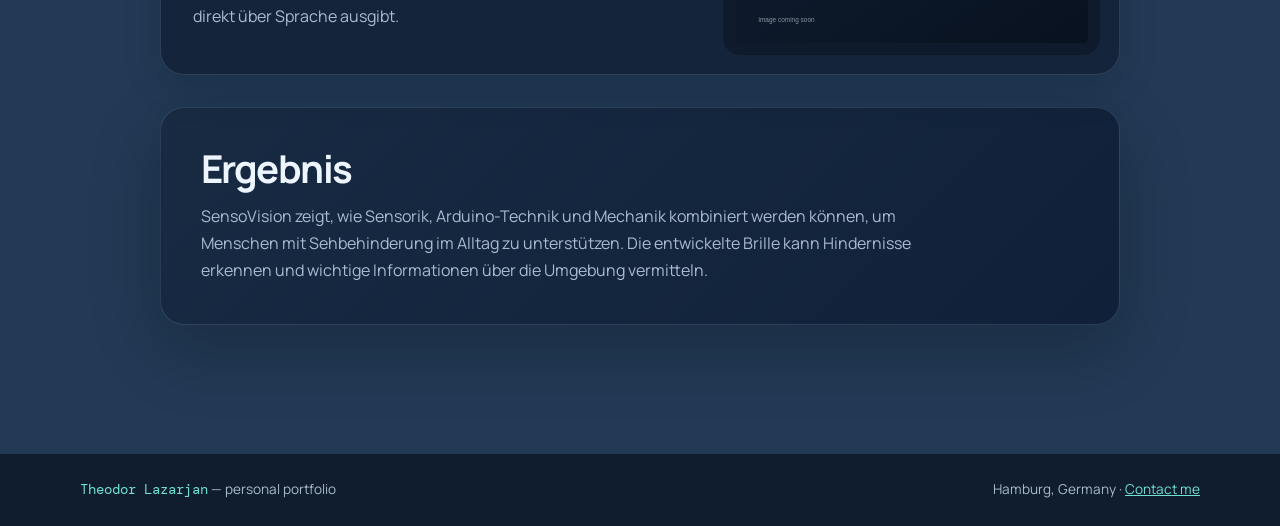
<file: Sensorvision.html>
<!DOCTYPE html>
<html lang="de">
<head>
    <meta charset="UTF-8">
    <meta name="viewport" content="width=device-width, initial-scale=1.0">
    <title>SensoVision | Theodor Lazarjan</title>
    <link rel="stylesheet" href="site.css">
</head>

<body>

<a class="skip-link" href="#main-content">Skip to content</a>

<header class="site-header">
    <div class="header-inner">
        <p class="eyebrow">Project / 03</p>
        <h1>Theodor <span>Lazarjan</span></h1>
        <p>Passionate builder from Hamburg.</p>
    </div>
</header>

<nav id="navbar" aria-label="Main navigation">
    <div class="nav-inner">
        <ul>
        <li><a href="Aboutme.html">Home</a></li>
        <li><a href="Projects.html" aria-current="page">Projects</a></li>
        <li><a href="Skills.html">Skills</a></li>
        <li><a href="Contactme.html">Contact me</a></li>
        </ul>
    </div>
</nav>


<main id="main-content">

<section class="hero">

    <h2>SensoVision - Die Brille der nächsten Generation</h2>

    <p>
        Eine intelligente Arduino-Brille zur Unterstützung blinder Menschen.
        Mithilfe von Ultraschallsensoren erkennt sie Hindernisse und vermittelt
        Informationen über Entfernung und Richtung durch akustische und
        mechanische Signale.
    </p>

</section>


<section class="overview">

    <h2>Projektübersicht</h2>

    <p>
        Ziel des Projekts war die Entwicklung einer tragbaren Konstruktion,
        die blinden Menschen hilft, Hindernisse sicherer wahrzunehmen.
        Eine Brille mit mehreren Sensoren erkennt Objekte in der Umgebung
        und gibt dem Träger Rückmeldungen über die Position und Entfernung.
    </p>

</section>



<section class="cards">


<div class="card">

    <img src="images/BlindePerson.PNG" alt="Projektidee" style="max-height:200px; max-width:100%; width:auto;">
    <div class="card-content">

        <h3>Die Projektidee</h3>

        <p>
            Die Idee entstand durch die Beobachtung einer Situation im Alltag,
            bei der ein Blindenstock ein seitliches Hindernis nicht erkennen konnte.
            Daraus entstand die Frage, ob eine technische Lösung entwickelt werden
            kann, die ähnlich wie Parksensoren bei Fahrzeugen vor Hindernissen warnt.
        </p>

    </div>

</div>



<div class="card">
    <img src="images/BildSensorvision.PNG" alt="Projektidee" style="max-height:200px; max-width:100%; width:auto;">

    <div class="card-content">

        <h3>Sensorik zur Hinderniserkennung</h3>

        <p>
            Die Brille verwendet Ultraschallsensoren HC-SR04,
            um Entfernungen zu Hindernissen zu messen.
            Die Sensoren senden Schallwellen aus und berechnen anhand
            der Laufzeit des Echos die Entfernung eines Objektes.
        </p>

        <p>
            Durch die Sensoren vorne sowie an den Seiten kann die Umgebung
            aus verschiedenen Richtungen überwacht werden.
        </p>

    </div>

</div>



<div class="card">

    <img src="images/project-placeholder.svg" alt="Konstruktion">

    <div class="card-content">

        <h3>Konstruktion der Brille</h3>

        <p>
            Die Konstruktion besteht aus einer Brille, drei Ultraschallsensoren,
            sechs Servomotoren, zwei Arduino-Steuereinheiten, einem Joystick
            und einem Buzzer.
        </p>

        <p>
            Die seitlichen Sensoren sind beweglich montiert und können mithilfe
            von Motoren horizontal und vertikal ausgerichtet werden.
        </p>

    </div>

</div>




<div class="card">

    <img src="images/BildKonstruktion.PNG" alt="Gesamtsystem">

    <div class="card-content">

        <h3>Gesamtsystem und Schaltung</h3>

        <p>
            Das Gesamtsystem verbindet Sensoren, Motoren und Steuerungseinheiten.
            Zwei Arduino-Systeme übernehmen die Verarbeitung der Sensordaten
            und die Steuerung der mechanischen Rückmeldungen.
        </p>

    </div>

</div>




<div class="card">

    <img src="images/project-placeholder.svg" alt="Programmierung">

    <div class="card-content">

        <h3>Programmierung</h3>

        <p>
            Die Arduino-Programme messen kontinuierlich die Entfernung zu
            Hindernissen und verarbeiten die Sensordaten.
        </p>

        <p>
            Der vordere Sensor steuert einen Buzzer, der je nach Entfernung
            schneller oder langsamer piept. Die seitlichen Sensoren steuern
            Motoren, die den Benutzer durch Berührung informieren.
        </p>

    </div>

</div>




<div class="card">

    <img src="images/project-placeholder.svg" alt="Joystick Steuerung">

    <div class="card-content">

        <h3>Steuerung der Sensoren</h3>

        <p>
            Mit einem Joystick können die seitlichen Sensoren bewegt werden.
            Dadurch kann der Benutzer selbst bestimmen, in welche Richtung
            die Sensoren schauen sollen.
        </p>

    </div>

</div>




<div class="card">

    <img src="images/project-placeholder.svg" alt="Test der Brille">

    <div class="card-content">

        <h3>Tests und Ergebnisse</h3>

        <p>
            Die Brille konnte größere Hindernisse wie Wände zuverlässig erkennen.
            Kleinere Gegenstände waren aufgrund des begrenzten Erfassungsbereichs
            schwieriger zu erkennen.
        </p>

        <p>
            Die Tests zeigten jedoch, dass das Konzept einer sensorbasierten
            Assistenzbrille technisch umgesetzt werden kann.
        </p>

    </div>

</div>




<div class="card">

    <img src="images/project-placeholder.svg" alt="Ausblick">

    <div class="card-content">

        <h3>Ausblick und Verbesserungen</h3>

        <p>
            Zukünftige Verbesserungen könnten zusätzliche Sensoren,
            eine Kamera zur Objekterkennung oder eine drahtlose Übertragung
            der Sensordaten beinhalten.
        </p>

        <p>
            Außerdem könnte ein automatisches System entwickelt werden,
            das die Sensoren ohne Joystick bewegt und die Informationen
            direkt über Sprache ausgibt.
        </p>

    </div>

</div>



</section>



<section class="result">

<h2>Ergebnis</h2>

<p>
    SensoVision zeigt, wie Sensorik, Arduino-Technik und Mechanik kombiniert
    werden können, um Menschen mit Sehbehinderung im Alltag zu unterstützen.
    Die entwickelte Brille kann Hindernisse erkennen und wichtige Informationen
    über die Umgebung vermitteln.
</p>

</section>



</main>

<footer class="site-footer">
    <div class="site-footer-inner">
        <p><span class="mono">Theodor Lazarjan</span> — personal portfolio</p>
        <p>Hamburg, Germany · <a href="Contactme.html">Contact me</a></p>
    </div>
</footer>

</body>
</html>
</file>
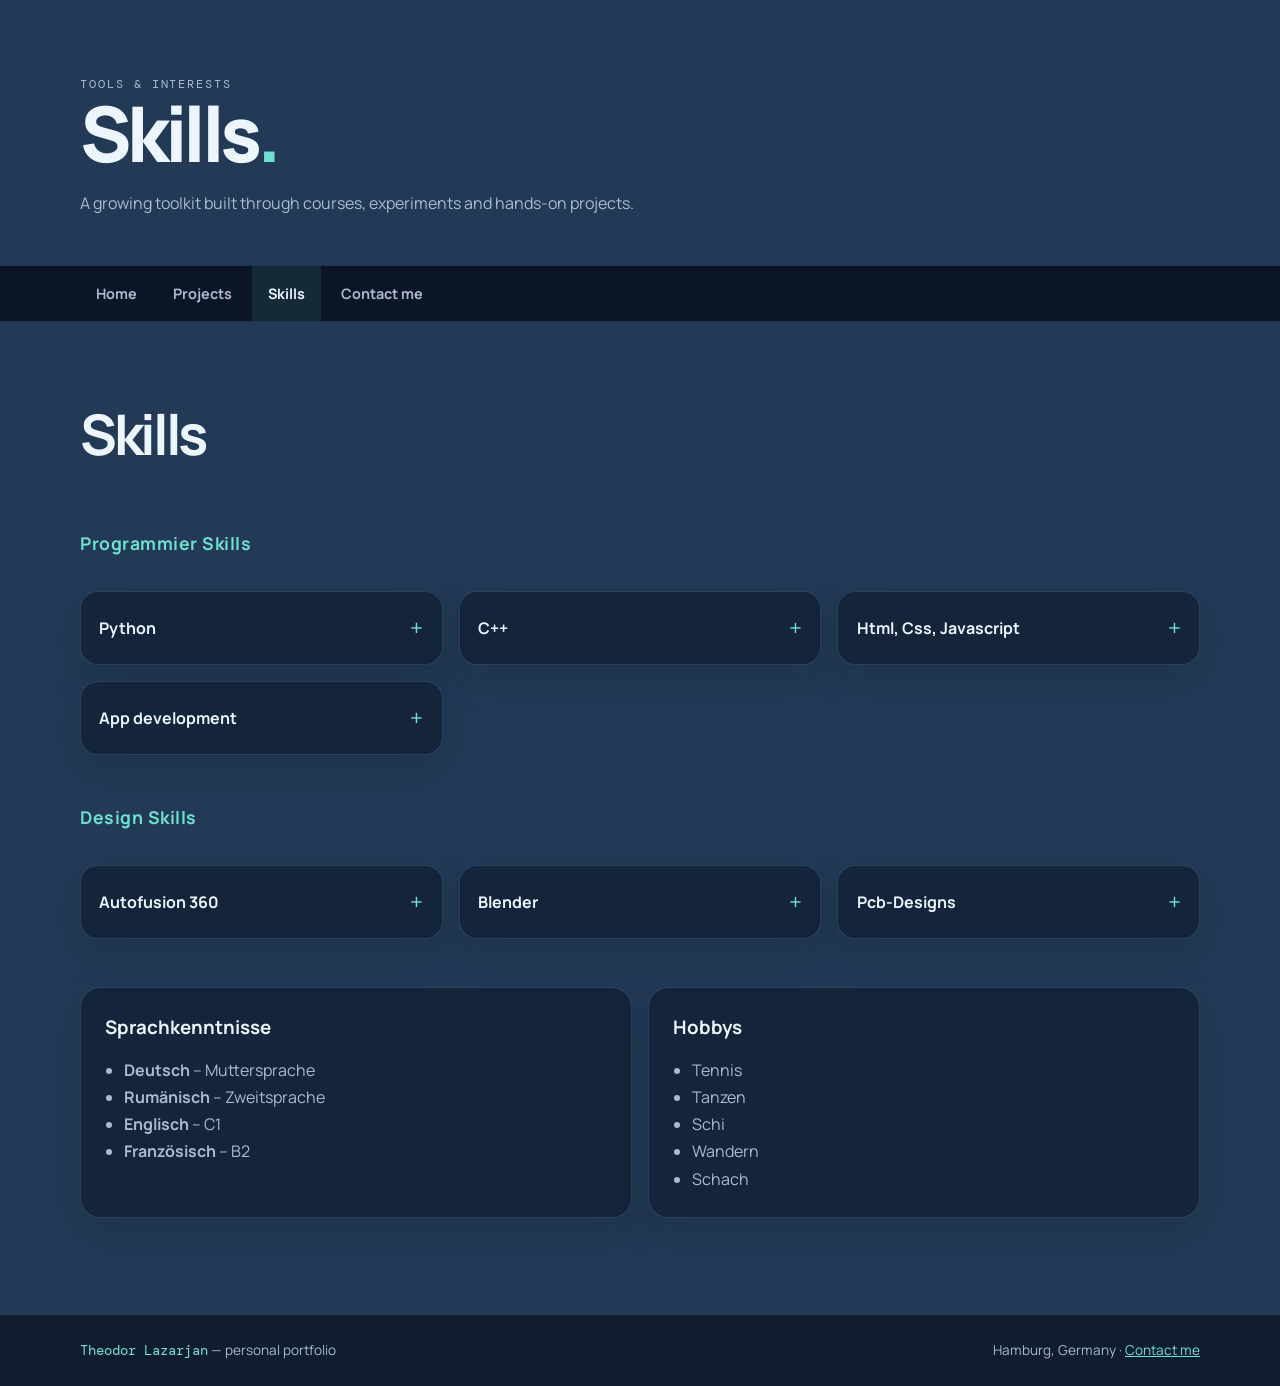
<file: Skills.html>
<!DOCTYPE html>
<html lang="en">
<head>
    <meta charset="UTF-8">
    <meta name="viewport" content="width=device-width, initial-scale=1.0">
    <meta name="description" content="Programming, design, language and hobby skills of Theodor Lazarjan.">
    <title>Theodor Lazarjan | Skills</title>
    <link rel="stylesheet" href="site.css">
</head>
<body>

    <a class="skip-link" href="#main-content">Skip to content</a>

    <header class="site-header">
        <div class="header-inner">
            <p class="eyebrow">Tools &amp; interests</p>
            <h1>Skills<span>.</span></h1>
            <p>A growing toolkit built through courses, experiments and hands-on projects.</p>
        </div>
    </header>

    <nav id="navbar" aria-label="Main navigation">
        <div class="nav-inner">
            <ul>
            <li><a href="Aboutme.html">Home</a></li>
            <li><a href="Projects.html">Projects</a></li>
            <li><a href="Skills.html" aria-current="page">Skills</a></li>
            <li><a href="Contactme.html">Contact me</a></li>
            </ul>
        </div>
    </nav>

    <main id="main-content" class="skills-page">
        <h2>Skills</h2>
        <br>

        <section class="programming">
            <h3>Programmier Skills</h3>

            <details class="skill-card">
                <summary><h4>Python</h4></summary>
                <div class ="skill-content">
                    <h4>Kurse:</h4>
                    <p><a href="https://www.youtube.com/watch?v=Sg4GMVMdOPo&list=PLZPZq0r_RZOOkUQbat8LyQii36cJf2SWT" target="_blank">Youtube Kurs →</a></p>
                    <p>Buch: Der ideale Python-Einstieg für Informatikstudium, Ausbildung und Beruf - Kofler, Michael</p>
                    <h4>Kenntnisse</h4>
                    <p>Grundlagen</p>
                    <ul>
                        <li>Datentypen (int, float, str, bool, list, tuple, set, dict)</li>
                        <li>Variablen &amp; Operatoren</li>
                        <li>Bedingungen (if, elif, else)</li>
                        <li>Schleifen (for, while)</li>
                        <li>Funktionen</li>
                        <li>Objektorientierte Programmierung (Klassen, Objekte, Vererbung)</li>
                    </ul>
                    <p>Anwendungen</p>
                    <ul>
                        <li>Dateiverarbeitung (Lesen &amp; Schreiben)</li>
                        <li>HTTP- &amp; API-Requests</li>
                        <li>Datenanalyse mit Pandas</li>
                        <li>Numerische Berechnungen mit NumPy</li>
                        <li>Datenvisualisierung mit Matplotlib</li>
                        <li>Spielentwicklung mit Pygame</li>
                        <li>Raspberry Pi (GPIO, Sensoren, Motoren, Kamera & Computer Vision)</li>
                    </ul>
                </div>
            </details>

            <details class="skill-card">
                <summary><h4>C++</h4></summary>
                <div class="skill-content">
                    <h4>Kurse:</h4>
                    <p><a href ="https://www.youtube.com/watch?v=-TkoO8Z07hI" target = "_blank">Youtube Kurs →</a></p>
                    <p><a href="https://www.algolymp.com/en/program/10?backTo=%2Flearning-path%2Falgorithmics" target="_blank">Algorithmic Kurs →</a></p>
                    <h4>Kenntnisse</h4>
                    <p>Grundlagen</p>
                    <ul>
                        <li>Datentypen & Variablen</li>
                        <li>Operatoren</li>
                        <li>Bedingungen & Schleifen</li>
                        <li>Funktionen</li>
                        <li>Objektorientierte Programmierung</li>
                        <li>Zeiger & Referenzen</li>
                    </ul>
                    <p>Algorithmen & Datenstrukturen</p>

                    <ul>
                        <li>Sortieralgorithmen</li>
                        <li>Binäre Suche</li>
                        <li>Greedy-Algorithmen</li>
                        <li>Backtracking</li>
                        <li>Präfixsummen & Difference Arrays</li>
                        <li>Sieb des Eratosthenes</li>
                        <li>Euklidischer Algorithmus</li>
                        <li>Bit-Operationen</li>
                    </ul>

                </div>
            </details>

            <details class="skill-card">
                <summary><h4>Html, Css, Javascript</h4></summary>
                <div class="skill-content">
                    <h4><strong>Kurse:</strong></h4>
                    <p><a href ="https://www.youtube.com/watch?v=HGTJBPNC-Gw" target = "_blank">Youtube Kurs →</a></p>
                    <h4>Kenntnisse</h4>
                    <ul>
                        <li>HTML – Webseitenstruktur</li>
                        <li>CSS – Design & Layout</li>
                        <li>JavaScript – Interaktivität</li>
                    </ul>

                    <h4>Anwendungen</h4>
                    <ul>
                        <li>Responsive Webseiten</li>
                        <li>Moderne Weboberflächen</li>
                    </ul>
                </div>
            </details>

            <details class="skill-card">
                <summary><h4>App development</h4></summary>
                <div class="skill-content">
                    <h4>Kurse:</h4>
                    
                    <h4>Kenntnisse</h4>
                </div>
            </details>

        </section>

        <section class="Design">
            <h3>Design Skills</h3>

            <details class="skill-card">
                <summary><h4>Autofusion 360</h4></summary>
                <div class="skill-content">
                    <h4>Kenntnisse</h4>
                </div>
            </details>

            <details class="skill-card">
                <summary><h4>Blender</h4></summary>
                <div class="skill-content">
                   <h4>Kenntnisse</h4>
                </div>
            </details>

            <details class="skill-card">
                <summary><h4>Pcb-Designs</h4></summary>
                <div class="skill-content">
                    <h4>Kenntnisse</h4>
                </div>
            </details>

        </section>

        <section class="languages-hobbies">

            <div class="info-box">
                <h3>Sprachkenntnisse</h3>
                <ul>
                    <li><strong>Deutsch</strong> – Muttersprache</li>
                    <li><strong>Rumänisch</strong> – Zweitsprache</li>
                    <li><strong>Englisch</strong> – C1</li>
                    <li><strong>Französisch</strong> – B2</li>
                </ul>
            </div>

            <div class="info-box">
                <h3>Hobbys</h3>
                <ul>
                    <li>Tennis</li>
                    <li>Tanzen</li>
                    <li>Schi</li>
                    <li>Wandern</li>
                    <li>Schach</li>
                </ul>
            </div>

        </section>
    </main>

    <footer class="site-footer">
        <div class="site-footer-inner">
            <p><span class="mono">Theodor Lazarjan</span> — personal portfolio</p>
            <p>Hamburg, Germany · <a href="Contactme.html">Contact me</a></p>
        </div>
    </footer>

</body>
</html>
</file>
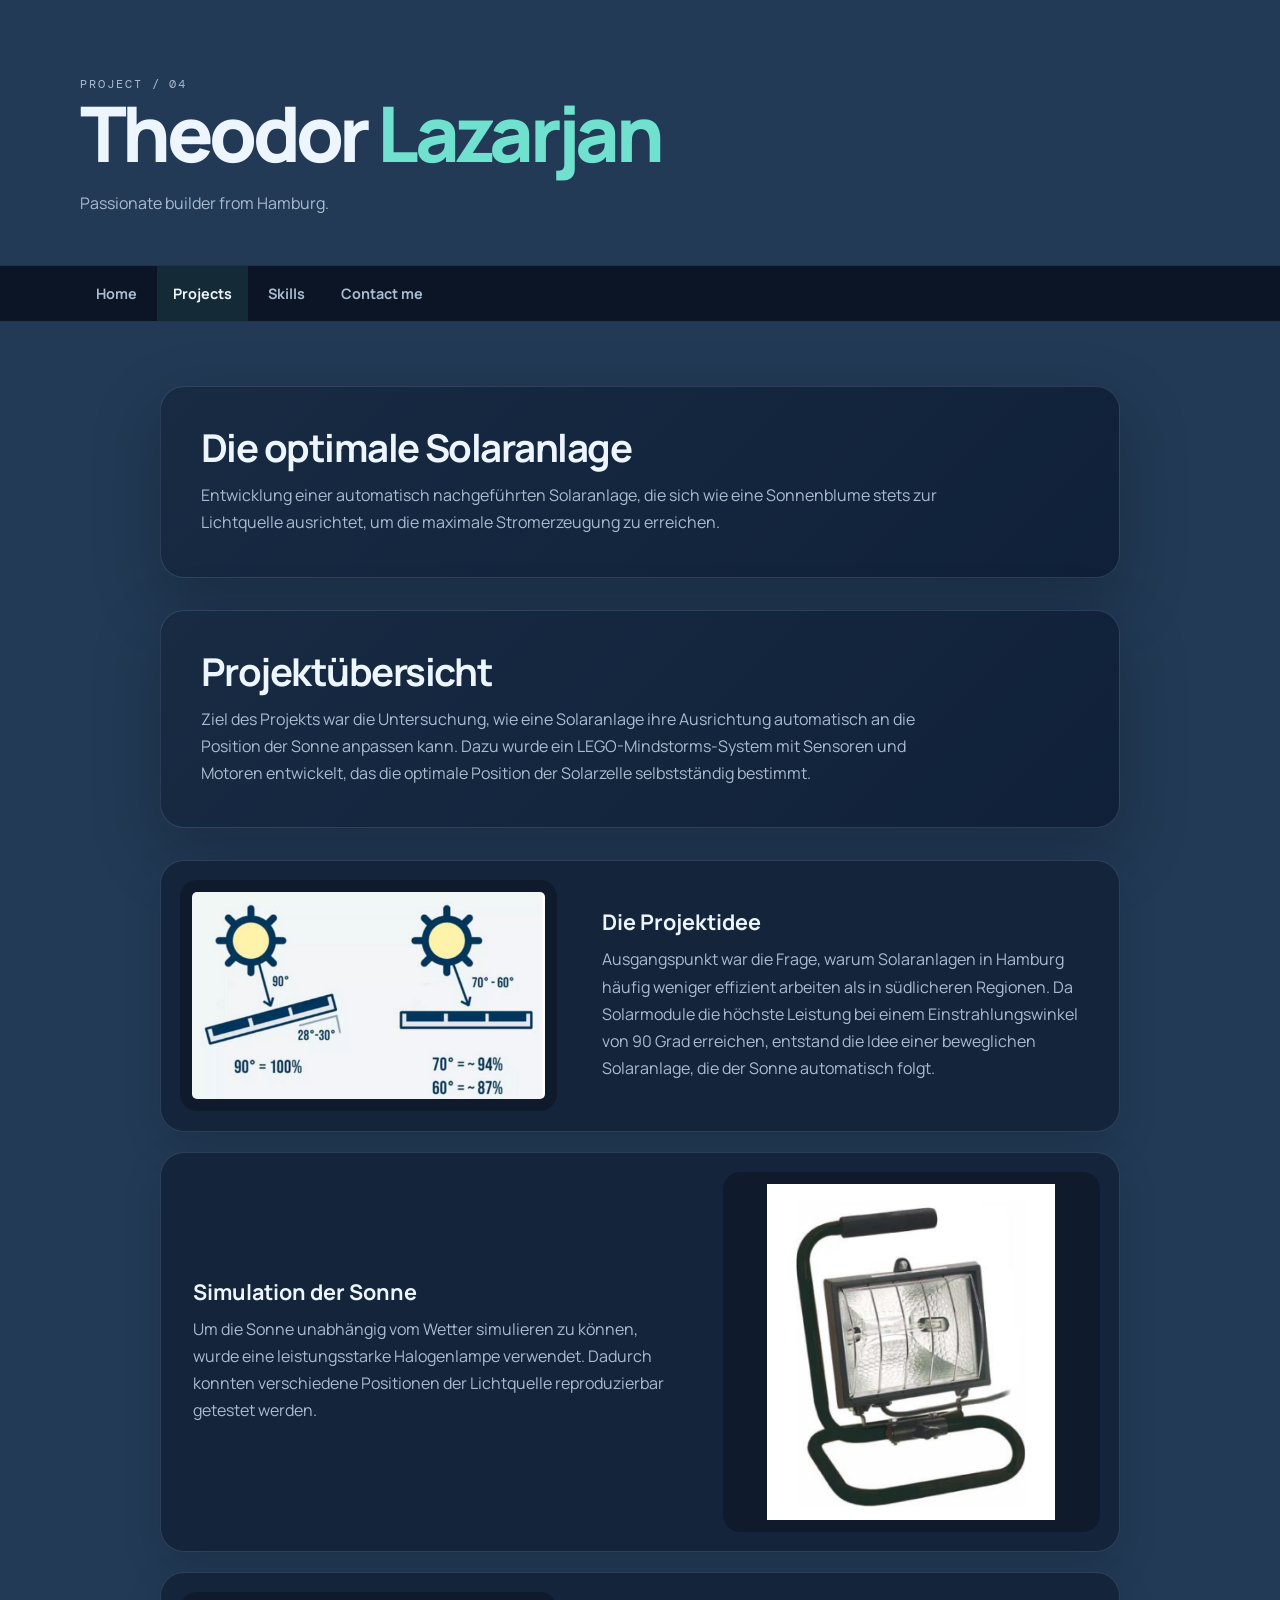
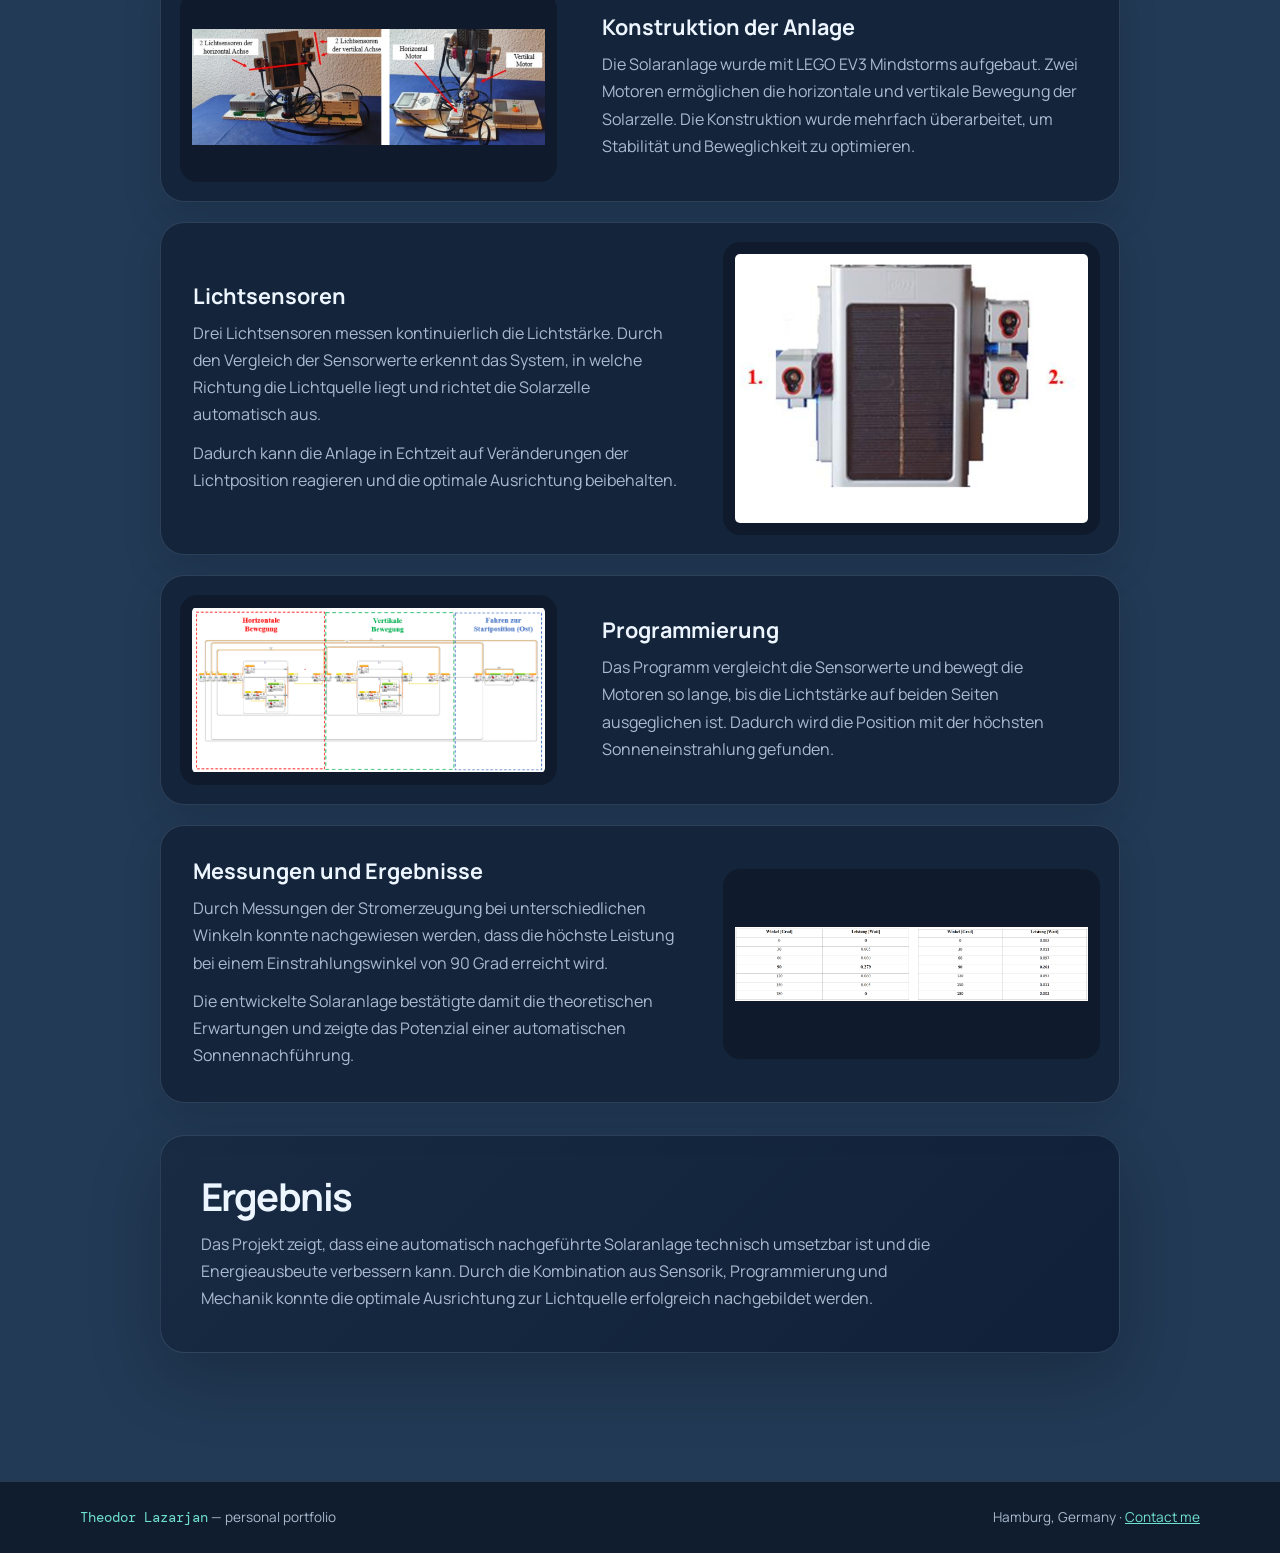
<file: Solaranlage.html>
<!DOCTYPE html>
<html lang="de">
<head>
    <meta charset="UTF-8">
    <meta name="viewport" content="width=device-width, initial-scale=1.0">
    <title>Die optimale Solaranlage | Theodor Lazarjan</title>
    <link rel="stylesheet" href="site.css">
</head>
<body>

<a class="skip-link" href="#main-content">Skip to content</a>

<header class="site-header">
    <div class="header-inner">
        <p class="eyebrow">Project / 04</p>
        <h1>Theodor <span>Lazarjan</span></h1>
        <p>Passionate builder from Hamburg.</p>
    </div>
</header>

<nav id="navbar" aria-label="Main navigation">
    <div class="nav-inner">
        <ul>
        <li><a href="Aboutme.html">Home</a></li>
        <li><a href="Projects.html" aria-current="page">Projects</a></li>
        <li><a href="Skills.html">Skills</a></li>
        <li><a href="Contactme.html">Contact me</a></li>
        </ul>
    </div>
</nav>

<main id="main-content">

    <section class="hero">
        <h2>Die optimale Solaranlage</h2>
        <p>
            Entwicklung einer automatisch nachgeführten Solaranlage,
            die sich wie eine Sonnenblume stets zur Lichtquelle ausrichtet,
            um die maximale Stromerzeugung zu erreichen.
        </p>
    </section>

    <section class="overview">
        <h2>Projektübersicht</h2>
        <p>
            Ziel des Projekts war die Untersuchung, wie eine Solaranlage
            ihre Ausrichtung automatisch an die Position der Sonne anpassen kann.
            Dazu wurde ein LEGO-Mindstorms-System mit Sensoren und Motoren entwickelt,
            das die optimale Position der Solarzelle selbstständig bestimmt.
        </p>
    </section>

    <section class="cards">

        <div class="card">
            <img src="images/MaximaleSonnengewinnung.PNG" alt="Projektidee">

            <div class="card-content">
                <h3>Die Projektidee</h3>
                <p>
                    Ausgangspunkt war die Frage, warum Solaranlagen in Hamburg
                    häufig weniger effizient arbeiten als in südlicheren Regionen.
                    Da Solarmodule die höchste Leistung bei einem Einstrahlungswinkel
                    von 90 Grad erreichen, entstand die Idee einer beweglichen
                    Solaranlage, die der Sonne automatisch folgt.
                </p>
            </div>
        </div>

        <div class="card">
            <img src="images/Lichtquelle.PNG" alt="Lichtquelle">

            <div class="card-content">
                <h3>Simulation der Sonne</h3>
                <p>
                    Um die Sonne unabhängig vom Wetter simulieren zu können,
                    wurde eine leistungsstarke Halogenlampe verwendet.
                    Dadurch konnten verschiedene Positionen der Lichtquelle
                    reproduzierbar getestet werden.
                </p>
            </div>
        </div>

        <div class="card">
            <img src="images/BildSolaranlage_Vorne_hinten.PNG" alt="Konstruktion">


            <div class="card-content">
                <h3>Konstruktion der Anlage</h3>
                <p>
                    Die Solaranlage wurde mit LEGO EV3 Mindstorms aufgebaut.
                    Zwei Motoren ermöglichen die horizontale und vertikale
                    Bewegung der Solarzelle. Die Konstruktion wurde mehrfach
                    überarbeitet, um Stabilität und Beweglichkeit zu optimieren.
                </p>
            </div>
        </div>

        <div class="card">
            <img src="images/SolaranlageLichtsensoren.PNG" alt="Lichtsensoren">

            <div class="card-content">
                <h3>Lichtsensoren</h3>
                <p>
                    Drei Lichtsensoren messen kontinuierlich die Lichtstärke.
                    Durch den Vergleich der Sensorwerte erkennt das System,
                    in welche Richtung die Lichtquelle liegt und richtet die
                    Solarzelle automatisch aus.
                </p>

                <p>
                    Dadurch kann die Anlage in Echtzeit auf Veränderungen
                    der Lichtposition reagieren und die optimale Ausrichtung
                    beibehalten.
                </p>
            </div>
        </div>

        <div class="card">
            <img src="images/Bild_Code2.PNG" alt="Programmierung">

            <div class="card-content">
                <h3>Programmierung</h3>
                <p>
                    Das Programm vergleicht die Sensorwerte und bewegt die
                    Motoren so lange, bis die Lichtstärke auf beiden Seiten
                    ausgeglichen ist. Dadurch wird die Position mit der
                    höchsten Sonneneinstrahlung gefunden.
                </p>
            </div>
        </div>

        <div class="card">
            <img src="images/MesswerteBeideAchsen.PNG" alt="Messungen">

            <div class="card-content">
                <h3>Messungen und Ergebnisse</h3>
                <p>
                    Durch Messungen der Stromerzeugung bei unterschiedlichen
                    Winkeln konnte nachgewiesen werden, dass die höchste
                    Leistung bei einem Einstrahlungswinkel von 90 Grad erreicht wird.
                </p>

                <p>
                    Die entwickelte Solaranlage bestätigte damit die
                    theoretischen Erwartungen und zeigte das Potenzial
                    einer automatischen Sonnennachführung.
                </p>
            </div>
        </div>

    </section>

    <section class="result">
        <h2>Ergebnis</h2>
        <p>
            Das Projekt zeigt, dass eine automatisch nachgeführte Solaranlage
            technisch umsetzbar ist und die Energieausbeute verbessern kann.
            Durch die Kombination aus Sensorik, Programmierung und Mechanik
            konnte die optimale Ausrichtung zur Lichtquelle erfolgreich
            nachgebildet werden.
        </p>
    </section>

</main>

<footer class="site-footer">
    <div class="site-footer-inner">
        <p><span class="mono">Theodor Lazarjan</span> — personal portfolio</p>
        <p>Hamburg, Germany · <a href="Contactme.html">Contact me</a></p>
    </div>
</footer>

</body>
</html>
</file>
<file: site.css>
@import url('https://fonts.googleapis.com/css2?family=DM+Mono:wght@400;500&family=Manrope:wght@400;500;600;700;800&display=swap');

:root {
    --bg: #08111f;
    --bg-soft: #0f1b2d;
    --panel: #14253b;
    --panel-solid: #14253b;
    --text: #edf5ff;
    --muted: #aabbd0;
    --line: rgba(174, 205, 238, 0.16);
    --accent: #70e1cf;
    --accent-strong: #2fc7b3;
    --warm: #ffb86b;
    --shadow: 0 24px 70px rgba(0, 0, 0, 0.24);
    --radius: 24px;
    font-family: 'Manrope', Arial, sans-serif;
}

* {
    box-sizing: border-box;
}

html {
    scroll-behavior: smooth;
}

body {
    position: relative;
    overflow-x: hidden;
    min-height: 100vh;
    margin: 0;
    color: var(--text);
    background: #223a56;
    line-height: 1.7;
}

body::before {
    display: none;
}

body::after {
    display: none;
}

body > * {
    position: relative;
    z-index: 1;
}

img {
    display: block;
    max-width: 100%;
}

a {
    color: var(--accent);
}

a:focus-visible,
button:focus-visible,
input:focus-visible,
textarea:focus-visible,
summary:focus-visible {
    outline: 3px solid var(--warm);
    outline-offset: 4px;
}

.skip-link {
    position: absolute;
    left: 1rem;
    top: -5rem;
    z-index: 20;
    padding: 0.7rem 1rem;
    color: var(--bg);
    background: var(--accent);
    border-radius: 999px;
}

.skip-link:focus {
    top: 1rem;
}

.site-header {
    position: relative;
    padding: 3.5rem 1.25rem 3rem;
    overflow: hidden;
}

.header-inner,
.nav-inner,
main,
.site-footer-inner {
    width: min(1120px, calc(100% - 2.5rem));
    margin: 0 auto;
}

.header-inner {
    position: relative;
    z-index: 1;
}

.eyebrow,
.kicker {
    margin: 0 0 0.75rem;
    color: var(--accent);
    font-family: 'DM Mono', monospace;
    font-size: 0.76rem;
    letter-spacing: 0.16em;
    text-transform: uppercase;
}

.site-header h1 {
    max-width: 720px;
    margin: 0;
    font-size: clamp(2.1rem, 6vw, 4.8rem);
    font-weight: 800;
    letter-spacing: -0.06em;
    line-height: 1.02;
}

.site-header h1 span {
    color: var(--accent);
}

.site-header p {
    max-width: 580px;
    margin: 1.1rem 0 0;
    color: var(--muted);
}

#navbar {
    position: sticky;
    top: 0;
    z-index: 10;
    border-top: 1px solid var(--line);
    border-bottom: 1px solid var(--line);
    background: rgba(8, 17, 31, 0.88);
    backdrop-filter: blur(18px);
}

.nav-inner {
    display: flex;
    align-items: center;
    justify-content: space-between;
    gap: 1rem;
}

#navbar ul {
    display: flex;
    flex-wrap: wrap;
    gap: 0.25rem;
    padding: 0;
    margin: 0;
    list-style: none;
}

#navbar a {
    display: block;
    padding: 0.95rem 1rem;
    color: var(--muted);
    font-size: 0.9rem;
    font-weight: 700;
    text-decoration: none;
    transition: color 180ms ease, background 180ms ease, transform 180ms ease;
}

#navbar a:hover,
#navbar a[aria-current='page'] {
    color: var(--text);
    background: rgba(112, 225, 207, 0.1);
}

#navbar a:hover {
    transform: translateY(-1px);
}

main {
    padding: 4rem 0 6rem;
}

.hero,
.overview,
.result {
    max-width: 960px;
    margin: 0 auto 2rem;
    padding: 2.5rem;
    border: 1px solid var(--line);
    border-radius: var(--radius);
    background: linear-gradient(135deg, #182b43, #102039);
    box-shadow: var(--shadow);
}

.hero h2,
.overview h2,
.result h2 {
    margin: 0 0 0.8rem;
    font-size: clamp(1.7rem, 3vw, 2.7rem);
    line-height: 1.1;
    letter-spacing: -0.04em;
}

.hero p,
.overview p,
.result p {
    max-width: 750px;
    margin: 0;
    color: var(--muted);
}

.home-hero {
    display: grid;
    grid-template-columns: 1.1fr 0.9fr;
    align-items: center;
    gap: 3rem;
    max-width: 1120px;
    padding: 0;
    border: 0;
    background: none;
    box-shadow: none;
}

.home-hero h2 {
    max-width: 690px;
    margin: 0;
    font-size: clamp(2.3rem, 6vw, 5.2rem);
    line-height: 1.02;
}

.home-hero h2 span {
    color: var(--accent);
}

.home-hero p {
    margin: 1.4rem 0 0;
    font-size: 1.08rem;
}

.hero-actions {
    display: flex;
    flex-wrap: wrap;
    gap: 0.8rem;
    margin-top: 1.8rem;
}

.button {
    display: inline-flex;
    align-items: center;
    justify-content: center;
    min-height: 2.9rem;
    padding: 0.7rem 1.1rem;
    color: var(--bg);
    background: var(--accent);
    border: 1px solid var(--accent);
    border-radius: 999px;
    font-weight: 800;
    text-decoration: none;
    transition: transform 180ms ease, box-shadow 180ms ease, background 180ms ease;
}

.button:hover {
    background: #91efe0;
    box-shadow: 0 10px 26px rgba(47, 199, 179, 0.24);
    transform: translateY(-2px);
}

.button--ghost {
    color: var(--text);
    background: transparent;
    border-color: var(--line);
}

.button--ghost:hover {
    color: var(--text);
    background: rgba(255, 255, 255, 0.06);
}

.hero-visual {
    position: relative;
}

.portrait-frame {
    position: relative;
    max-width: 380px;
    margin-left: auto;
    padding: 0.6rem;
    border: 1px solid rgba(112, 225, 207, 0.35);
    border-radius: 32px;
    background: linear-gradient(145deg, rgba(112, 225, 207, 0.3), rgba(255, 184, 107, 0.15));
    box-shadow: var(--shadow);
    transform: none;
}

.portrait-frame img {
    width: 100%;
    aspect-ratio: 4 / 5;
    object-fit: cover;
    border-radius: 25px;
}

.floating-note {
    position: absolute;
    right: -1.5rem;
    bottom: 1.5rem;
    max-width: 190px;
    padding: 0.85rem 1rem;
    color: var(--bg);
    background: var(--warm);
    border-radius: 16px;
    box-shadow: 0 15px 35px rgba(0, 0, 0, 0.25);
    font-size: 0.85rem;
    font-weight: 800;
    line-height: 1.35;
    transform: rotate(-3deg);
}

.section-heading {
    display: flex;
    align-items: end;
    justify-content: space-between;
    gap: 1rem;
    margin: 5rem 0 1.5rem;
}

.section-heading--top {
    margin-top: 0;
}

.section-heading h2 {
    margin: 0;
    font-size: clamp(1.7rem, 4vw, 2.7rem);
    letter-spacing: -0.05em;
}

.section-heading p {
    max-width: 480px;
    margin: 0;
    color: var(--muted);
}

.stat-grid,
.project-grid {
    display: grid;
    grid-template-columns: repeat(3, minmax(0, 1fr));
    gap: 1rem;
}

.stat,
.project-card,
.info-box,
.skill-card,
.contact-panel {
    border: 1px solid var(--line);
    background: var(--panel);
    box-shadow: 0 14px 40px rgba(0, 0, 0, 0.12);
}

.stat {
    padding: 1.3rem;
    border-radius: 18px;
}

.stat strong {
    display: block;
    margin-bottom: 0.25rem;
    color: var(--accent);
    font-size: 1.05rem;
    line-height: 1.3;
}

.stat span {
    color: var(--muted);
    font-size: 0.9rem;
}

.strength-list {
    display: grid;
    grid-template-columns: repeat(3, minmax(0, 1fr));
    gap: 1.5rem;
    padding: 0;
    margin: 0;
    list-style: none;
}

.strength-list li {
    padding-top: 0.85rem;
    border-top: 1px solid var(--line);
}

.strength-list strong,
.strength-list span {
    display: block;
}

.strength-list strong {
    margin-bottom: 0.35rem;
    color: var(--accent);
    font-size: 1rem;
}

.strength-list span {
    color: var(--muted);
    font-size: 0.88rem;
}

.project-card {
    display: flex;
    flex-direction: column;
    overflow: hidden;
    border-radius: 20px;
    text-decoration: none;
    transition: transform 200ms ease, border-color 200ms ease, box-shadow 200ms ease;
}

.project-card:hover {
    border-color: rgba(112, 225, 207, 0.7);
    box-shadow: 0 22px 55px rgba(0, 0, 0, 0.25);
    transform: translateY(-7px);
}

.project-card img {
    width: 100%;
    height: 170px;
    padding: 0.8rem;
    object-fit: contain;
    background: var(--bg-soft);
}

.project-card__body {
    display: flex;
    flex: 1;
    flex-direction: column;
    padding: 1rem 1.1rem 1.1rem;
}

.project-card h3 {
    margin: 0 0 0.45rem;
    color: var(--text);
    font-size: 1.05rem;
}

.project-card p {
    margin: 0;
    color: var(--muted);
    font-size: 0.84rem;
}

.project-card__link {
    display: inline-block;
    margin-top: auto;
    padding-top: 1rem;
    color: var(--accent);
    font-size: 0.86rem;
    font-weight: 800;
}

.cards {
    display: flex;
    flex-direction: column;
    gap: 1.25rem;
    max-width: 960px;
    margin: 2rem auto;
}

.card {
    display: grid;
    grid-template-columns: minmax(220px, 0.85fr) 1.15fr;
    align-items: center;
    gap: 2rem;
    padding: 1.2rem;
    border: 1px solid var(--line);
    border-radius: var(--radius);
    background: var(--panel);
    box-shadow: 0 14px 40px rgba(0, 0, 0, 0.13);
}

.card:nth-child(even) {
    grid-template-columns: 1.15fr minmax(220px, 0.85fr);
}

.card:nth-child(even) img {
    order: 2;
}

.card img {
    width: 100%;
    max-height: 360px;
    min-height: 190px;
    padding: 0.75rem;
    object-fit: contain;
    background: var(--bg-soft);
    border-radius: 17px;
}

.card-content {
    padding: 0.8rem;
}

.card-content h3 {
    margin: 0 0 0.7rem;
    color: var(--text);
    font-size: 1.35rem;
    line-height: 1.2;
}

.card-content p {
    margin: 0.7rem 0 0;
    color: var(--muted);
}

.skills-page > h2,
.contact-page > h2 {
    margin: 0;
    font-size: clamp(2rem, 5vw, 3.5rem);
    letter-spacing: -0.06em;
}

.skills-page > h2 + br {
    display: none;
}

.skills-page section {
    margin-top: 3rem;
}

.skills-page section > h3 {
    margin: 0 0 1rem;
    color: var(--accent);
    font-size: 1.1rem;
    letter-spacing: 0.03em;
}

.skills-page section.programming,
.skills-page section.Design {
    display: grid;
    grid-template-columns: repeat(3, minmax(0, 1fr));
    gap: 1rem;
}

.skills-page section > h3 {
    grid-column: 1 / -1;
}

.skill-card {
    overflow: hidden;
    border-radius: 18px;
}

.skill-card summary {
    display: flex;
    align-items: center;
    justify-content: space-between;
    min-height: 4.5rem;
    padding: 1rem 1.15rem;
    cursor: pointer;
    list-style: none;
}

.skill-card summary::-webkit-details-marker {
    display: none;
}

.skill-card summary::after {
    color: var(--accent);
    content: '+';
    font-size: 1.4rem;
    font-weight: 400;
}

.skill-card[open] summary::after {
    content: '−';
}

.skill-card summary h4 {
    margin: 0;
    font-size: 1rem;
}

.skill-content {
    padding: 0 1.15rem 1.2rem;
    border-top: 1px solid var(--line);
    color: var(--muted);
    font-size: 0.9rem;
}

.skill-content h4 {
    color: var(--text);
}

.skill-content li {
    margin: 0.25rem 0;
}

.languages-hobbies {
    display: grid;
    grid-template-columns: repeat(2, minmax(0, 1fr));
    gap: 1rem;
}

.info-box {
    min-height: 0;
    padding: 1.5rem;
    border-radius: 20px;
}

.info-box h3 {
    margin: 0 0 0.8rem;
}

.info-box ul {
    padding-left: 1.2rem;
    margin: 0;
    color: var(--muted);
}

.contact-page {
    display: grid;
    grid-template-columns: 0.7fr 1.3fr;
    gap: 2rem;
    align-items: start;
}

.contact-intro p {
    color: var(--muted);
}

.contact-panel {
    padding: 1.5rem;
    border-radius: var(--radius);
}

.form-row {
    display: grid;
    gap: 0.4rem;
    margin-bottom: 1.1rem;
}

.form-row label {
    color: var(--muted);
    font-size: 0.9rem;
    font-weight: 700;
}

.form-row input,
.form-row textarea {
    width: 100%;
    padding: 0.8rem 0.9rem;
    color: var(--text);
    background: rgba(8, 17, 31, 0.7);
    border: 1px solid var(--line);
    border-radius: 12px;
    font: inherit;
}

.form-row input:focus,
.form-row textarea:focus {
    border-color: var(--accent);
    outline: none;
}

.form-actions {
    display: flex;
    flex-wrap: wrap;
    gap: 0.75rem;
    margin-top: 1.4rem;
}

.form-actions input {
    width: auto;
    padding: 0.75rem 1.15rem;
    color: var(--bg);
    background: var(--accent);
    border: 0;
    border-radius: 999px;
    cursor: pointer;
    font-weight: 800;
}

.form-actions input[type='reset'] {
    color: var(--text);
    background: transparent;
    border: 1px solid var(--line);
}

.site-footer {
    border-top: 1px solid var(--line);
    background: rgba(4, 10, 19, 0.58);
}

.site-footer-inner {
    display: flex;
    align-items: center;
    justify-content: space-between;
    gap: 1rem;
    padding: 1.5rem 0;
    color: var(--muted);
    font-size: 0.85rem;
}

.site-footer p {
    margin: 0;
}

.mono {
    color: var(--accent);
    font-family: 'DM Mono', monospace;
}

@media (max-width: 820px) {
    .home-hero,
    .contact-page {
        grid-template-columns: 1fr;
    }

    .portrait-frame {
        margin: 1rem auto 0;
    }

    .stat-grid,
    .project-grid,
    .strength-list,
    .skills-page section.programming,
    .skills-page section.Design {
        grid-template-columns: repeat(2, minmax(0, 1fr));
    }
}

@media (max-width: 620px) {
    .header-inner,
    .nav-inner,
    main,
    .site-footer-inner {
        width: min(100% - 1.5rem, 1120px);
    }

    .site-header {
        padding: 2.5rem 0 2rem;
    }

    #navbar a {
        padding: 0.75rem 0.55rem;
        font-size: 0.8rem;
    }

    main {
        padding-top: 2.5rem;
    }

    .hero,
    .overview,
    .result {
        padding: 1.4rem;
        border-radius: 18px;
    }

    .section-heading {
        display: block;
        margin-top: 3.5rem;
    }

    .section-heading p {
        margin-top: 0.5rem;
    }

    .stat-grid,
    .project-grid,
    .strength-list,
    .languages-hobbies,
    .skills-page section.programming,
    .skills-page section.Design {
        grid-template-columns: 1fr;
    }

    .card,
    .card:nth-child(even) {
        display: flex;
        flex-direction: column;
        align-items: stretch;
        gap: 0.7rem;
        padding: 0.75rem;
    }

    .card:nth-child(even) img {
        order: 0;
    }

    .card-content {
        padding: 0.6rem;
    }

    .floating-note {
        right: 0;
    }

    .site-footer-inner {
        display: block;
    }

    .site-footer p + p {
        margin-top: 0.35rem;
    }
}
</file>
